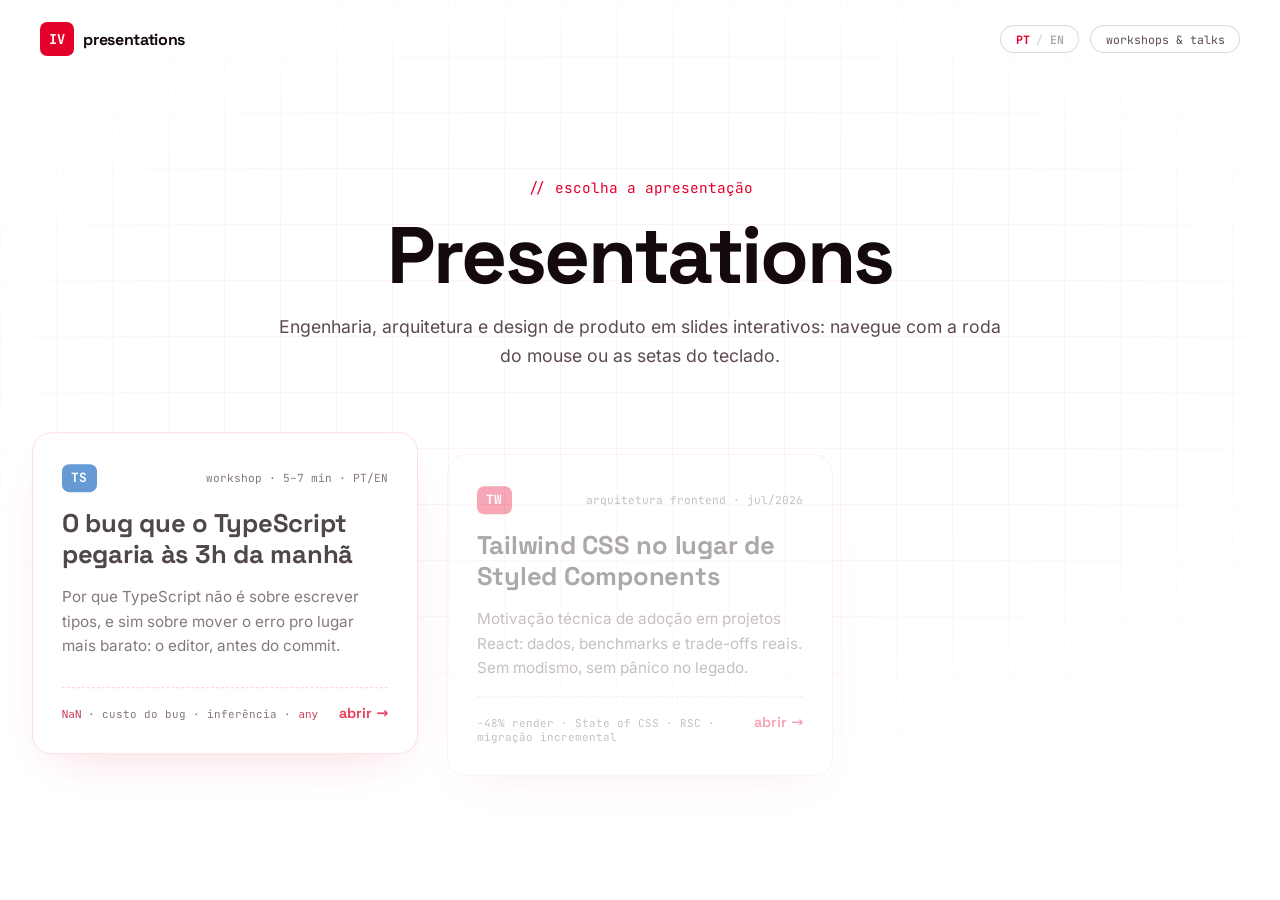
<file: index.html>
<!DOCTYPE html>
<html lang="pt-BR">
<head>
  <meta charset="UTF-8" />
  <meta name="viewport" content="width=device-width, initial-scale=1.0" />
  <title>Presentations — Isaac Vianna</title>
  <meta name="description" content="Seletor de apresentações: engenharia frontend, arquitetura e design de produto." />
  <link rel="stylesheet" href="styles.css" />
  <link rel="stylesheet" href="hub.css" />
  <link rel="icon" href="data:image/svg+xml,<svg xmlns='http://www.w3.org/2000/svg' viewBox='0 0 100 100'><rect width='100' height='100' rx='16' fill='%23e4002b'/><text x='50' y='68' font-size='52' text-anchor='middle' fill='white' font-family='monospace' font-weight='bold'>▶</text></svg>" />
</head>
<body class="hub">

  <nav class="nav">
    <div class="nav__logo"><span class="nav__logo-mark">IV</span><span class="nav__logo-text">presentations</span></div>
    <div class="nav__right">
      <button class="lang-switch" type="button" aria-label="Switch language">
        <span class="lang-switch__opt is-active" data-lang="pt">PT</span>
        <span class="lang-switch__sep">/</span>
        <span class="lang-switch__opt" data-lang="en">EN</span>
      </button>
      <div class="nav__tag">workshops &amp; talks</div>
    </div>
  </nav>

  <main class="hub__main">
    <div class="hero__bg-grid" aria-hidden="true"></div>

    <header class="hub__header">
      <p class="hub__kicker" data-i18n="hub.kicker">// escolha a apresentação</p>
      <h1 class="hub__title">Presentations</h1>
      <p class="hub__sub" data-i18n="hub.sub">Engenharia, arquitetura e design de produto em slides interativos: navegue com a roda do mouse ou as setas do teclado.</p>
    </header>

    <div class="deck-list">

      <a class="deck" href="typescript/">
        <div class="deck__head">
          <span class="deck__badge deck__badge--ts">TS</span>
          <span class="deck__meta" data-i18n="d1.meta">workshop · 5–7 min · PT/EN</span>
        </div>
        <h2 class="deck__title" data-i18n="d1.title">O bug que o TypeScript pegaria às 3h da manhã</h2>
        <p class="deck__desc" data-i18n="d1.desc">Por que TypeScript não é sobre escrever tipos, e sim sobre mover o erro pro lugar mais barato: o editor, antes do commit.</p>
        <div class="deck__foot">
          <span class="deck__tags" data-i18n="d1.tags"><code>NaN</code> · custo do bug · inferência · <code>any</code></span>
          <span class="deck__cta" data-i18n="d1.cta">abrir <span class="deck__arrow">→</span></span>
        </div>
      </a>

      <a class="deck" href="tailwind/">
        <div class="deck__head">
          <span class="deck__badge deck__badge--tw">TW</span>
          <span class="deck__meta" data-i18n="d2.meta">arquitetura frontend · jul/2026</span>
        </div>
        <h2 class="deck__title" data-i18n="d2.title">Tailwind CSS no lugar de Styled&nbsp;Components</h2>
        <p class="deck__desc" data-i18n="d2.desc">Motivação técnica de adoção em projetos React: dados, benchmarks e trade-offs reais. Sem modismo, sem pânico no legado.</p>
        <div class="deck__foot">
          <span class="deck__tags" data-i18n="d2.tags">−48% render · State of CSS · RSC · migração incremental</span>
          <span class="deck__cta" data-i18n="d2.cta">abrir <span class="deck__arrow">→</span></span>
        </div>
      </a>

      <a class="deck" href="scheduling/">
        <div class="deck__head"><span class="deck__badge deck__badge--tars">TA</span><span class="deck__meta" data-i18n="d3.meta">design de produto · nov/2026 · PT/EN</span></div>
        <h2 class="deck__title" data-i18n="d3.title">TARS · Suite Scheduling</h2>
        <p class="deck__desc" data-i18n="d3.desc">Da Suite à Agenda: fluxos completos de criação e edição, conflitos por device e as decisões que sustentam cada tela.</p>
        <div class="deck__foot"><span class="deck__tags" data-i18n="d3.tags">35 telas · 42 seções · componentes · estados</span><span class="deck__cta" data-i18n="d3.cta">abrir <span class="deck__arrow">→</span></span></div>
      </a>

    </div>

    <footer class="hub__footer">
      <span>vermelho &amp; branco · GSAP · offline-ready</span>
      <span>github.com/isaacviannadev/Presentations</span>
    </footer>
  </main>

  <script>
    // dicionário EN do hub — a lógica de troca vive em i18n.js
    window.PAGE_META = { pt: "Presentations — Isaac Vianna", en: "Presentations — Isaac Vianna" };
    window.PAGE_EN = {
      "hub.kicker": "// pick a presentation",
      "hub.sub": "Engineering, architecture and product design as interactive slide decks: navigate with the mouse wheel or the arrow keys.",
      "d1.meta": "workshop · 5–7 min · PT/EN",
      "d1.title": "The bug TypeScript would catch at 3 a.m.",
      "d1.desc": "Why TypeScript isn't about writing types, but about moving the error to the cheapest place: the editor, before the commit.",
      "d1.tags": "<code>NaN</code> · cost of a bug · inference · <code>any</code>",
      "d1.cta": "open <span class=\"deck__arrow\">→</span>",
      "d2.meta": "frontend architecture · jul/2026",
      "d2.title": "Tailwind CSS instead of Styled&nbsp;Components",
      "d2.desc": "Technical case for adoption in React projects: data, benchmarks and real trade-offs. No hype, no legacy panic.",
      "d2.tags": "−48% render · State of CSS · RSC · incremental migration",
      "d2.cta": "open <span class=\"deck__arrow\">→</span>",
      "d3.meta": "product design · nov/2026 · PT/EN",
      "d3.title": "TARS · Suite Scheduling",
      "d3.desc": "From Suite to Agenda: complete creation and editing journeys, device conflicts and the decisions behind each screen.",
      "d3.tags": "35 screens · 42 sections · components · states",
      "d3.cta": "open <span class=\"deck__arrow\">→</span>",
    };
  </script>
  <script src="i18n.js"></script>
  <script src="vendor/gsap.min.js"></script>
  <script>
    if (!window.matchMedia("(prefers-reduced-motion: reduce)").matches) {
      const tl = gsap.timeline({ defaults: { ease: "power3.out" } });
      tl.fromTo(".hub__kicker", { opacity: 0, y: 18 }, { opacity: 1, y: 0, duration: 0.5 })
        .fromTo(".hub__title", { opacity: 0, y: 40 }, { opacity: 1, y: 0, duration: 0.8 }, "-=0.25")
        .fromTo(".hub__sub", { opacity: 0, y: 24 }, { opacity: 1, y: 0, duration: 0.6 }, "-=0.45")
        .fromTo(".deck", { opacity: 0, y: 56 }, { opacity: 1, y: 0, duration: 0.8, stagger: 0.15 }, "-=0.3")
        .fromTo(".hub__footer", { opacity: 0 }, { opacity: 1, duration: 0.6 }, "-=0.3");
    } else {
      document.querySelectorAll(".hub__kicker,.hub__title,.hub__sub,.deck,.hub__footer")
        .forEach((el) => (el.style.opacity = 1));
    }
  </script>
</body>
</html>
</file>
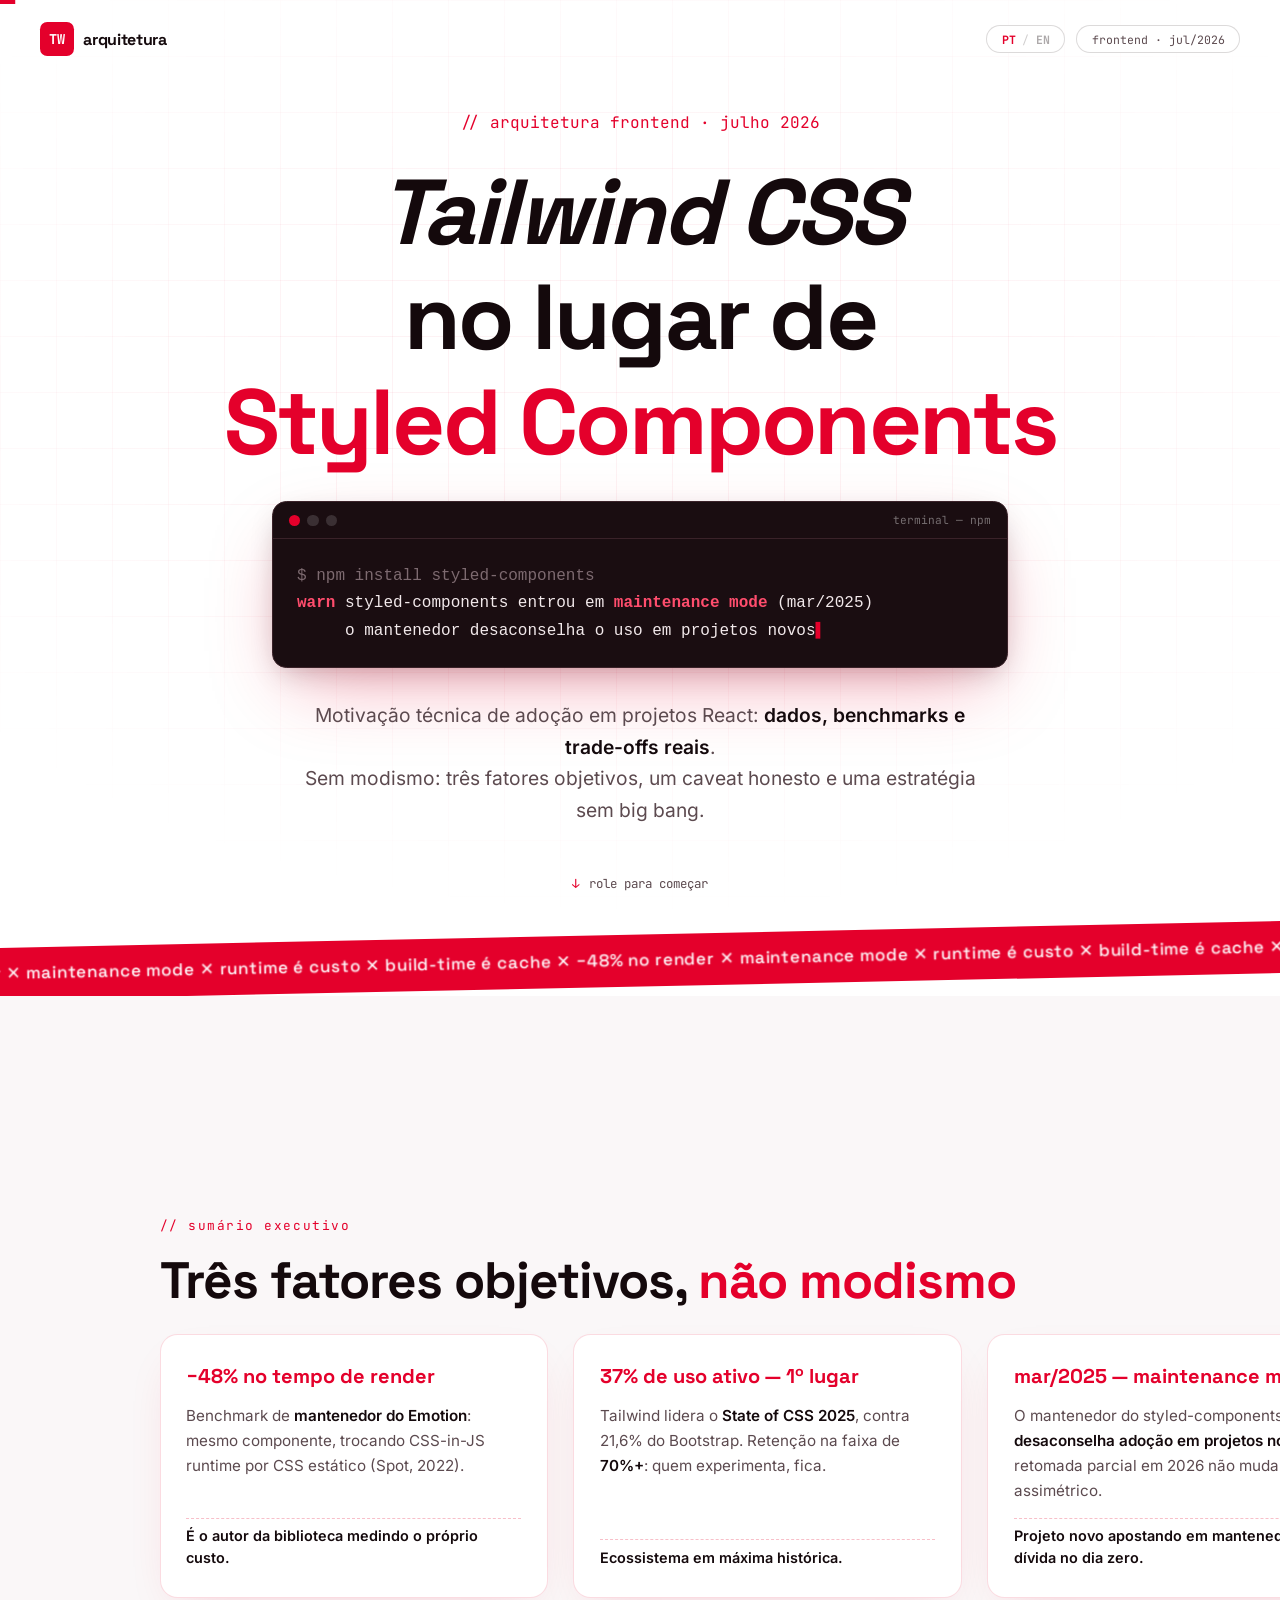
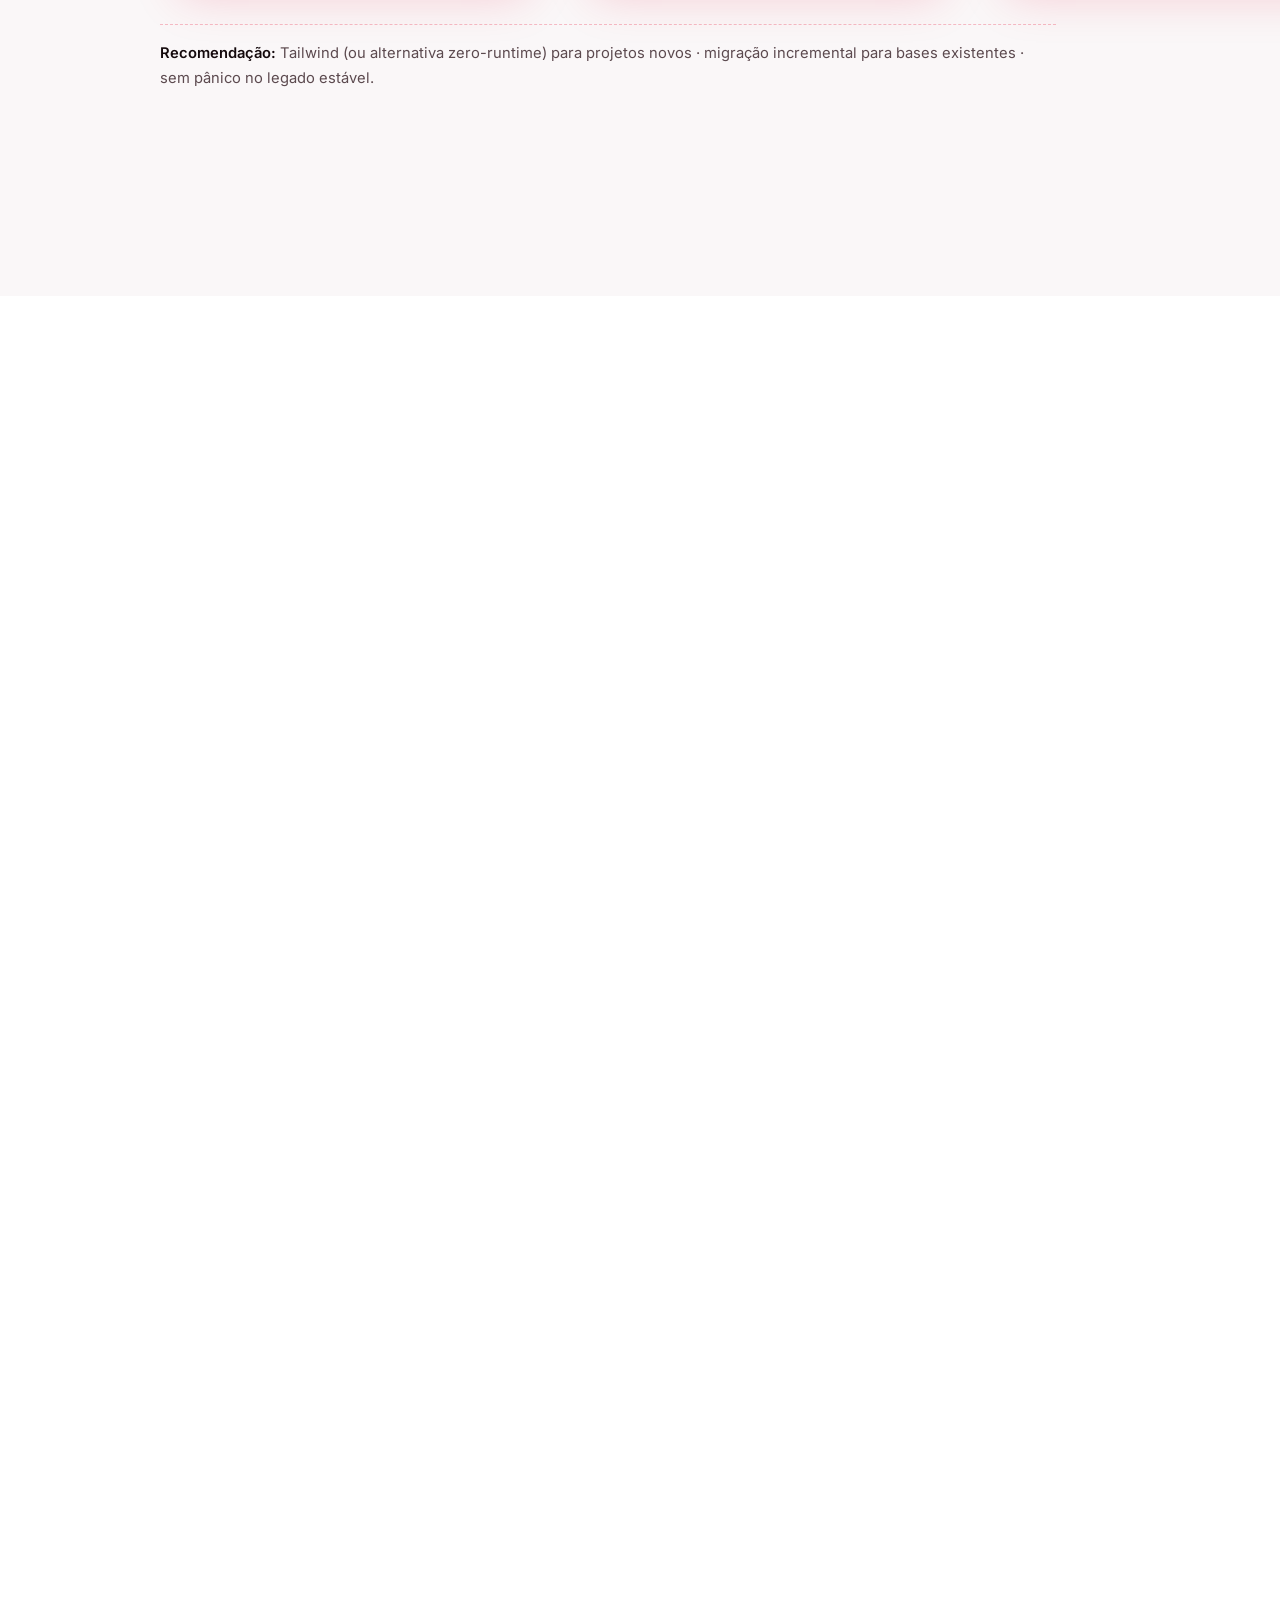
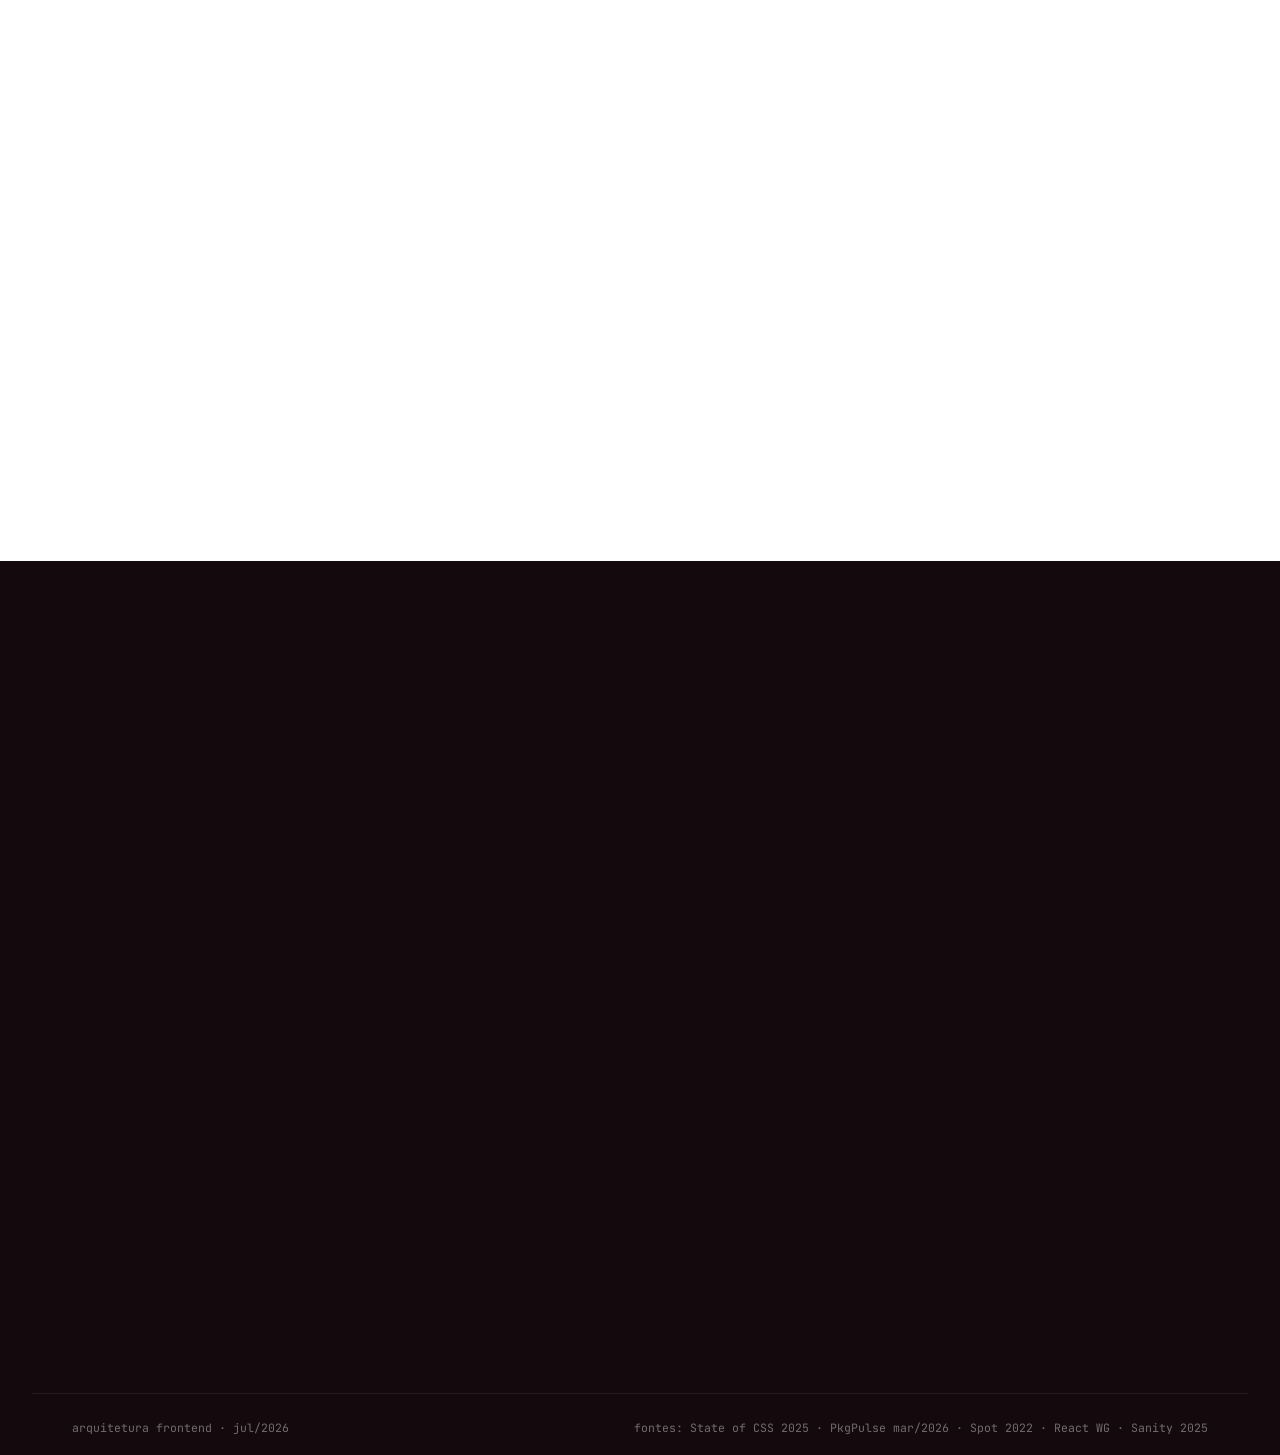
<file: tailwind/index.html>
<!DOCTYPE html>
<html lang="pt-BR" class="no-js">
<head>
  <meta charset="UTF-8" />
  <meta name="viewport" content="width=device-width, initial-scale=1.0" />
  <title>Tailwind CSS no lugar de Styled Components</title>
  <meta name="description" content="Motivação técnica de adoção em projetos React: dados, benchmarks e trade-offs reais." />
  <link rel="stylesheet" href="../styles.css" />
  <link rel="stylesheet" href="page.css" />
  <link rel="icon" href="data:image/svg+xml,<svg xmlns='http://www.w3.org/2000/svg' viewBox='0 0 100 100'><rect width='100' height='100' rx='16' fill='%23e4002b'/><text x='50' y='68' font-size='48' text-anchor='middle' fill='white' font-family='monospace' font-weight='bold'>TW</text></svg>" />
</head>
<body>

  <!-- Barra de progresso -->
  <div class="progress-bar" aria-hidden="true"><div class="progress-bar__fill"></div></div>

  <!-- Nav -->
  <nav class="nav">
    <a class="nav__logo" href="../"><span class="nav__logo-mark">TW</span><span class="nav__logo-text" data-i18n="nav.logo">arquitetura</span></a>
    <div class="nav__right">
      <button class="lang-switch" type="button" aria-label="Switch language">
        <span class="lang-switch__opt is-active" data-lang="pt">PT</span>
        <span class="lang-switch__sep">/</span>
        <span class="lang-switch__opt" data-lang="en">EN</span>
      </button>
      <div class="nav__tag" data-i18n="nav.tag">frontend &middot; jul/2026</div>
    </div>
  </nav>

  <!-- ============ HERO ============ -->
  <header class="hero">
    <div class="hero__bg-grid" aria-hidden="true"></div>
    <div class="hero__content">
      <p class="hero__kicker reveal-hero" data-i18n="hero.kicker">// arquitetura frontend · julho 2026</p>
      <h1 class="hero__title">
        <span class="hero__line"><span class="reveal-hero-line" data-i18n="hero.line1"><em>Tailwind CSS</em></span></span>
        <span class="hero__line"><span class="reveal-hero-line" data-i18n="hero.line2">no lugar de</span></span>
        <span class="hero__line"><span class="reveal-hero-line" data-i18n="hero.line3"><span class="hero__red">Styled Components</span></span></span>
      </h1>
      <div class="hero__terminal reveal-hero">
        <div class="terminal__bar">
          <span class="terminal__dot"></span><span class="terminal__dot"></span><span class="terminal__dot"></span>
          <span class="terminal__title">terminal — npm</span>
        </div>
        <pre class="terminal__body"><code data-i18n="hero.termbody"><span class="t-cm">$ npm install styled-components</span>
<span class="t-red">warn</span><span class="t-white"> styled-components entrou em </span><span class="t-red">maintenance mode</span><span class="t-white"> (mar/2025)</span>
<span class="t-white">     o mantenedor desaconselha o uso em projetos novos</span><span class="terminal__cursor">▌</span></code></pre>
      </div>
      <p class="hero__sub reveal-hero" data-i18n="hero.sub">Motivação técnica de adoção em projetos React: <strong>dados, benchmarks e trade-offs reais</strong>.<br />Sem modismo: três fatores objetivos, um caveat honesto e uma estratégia sem big bang.</p>
      <div class="hero__scroll-hint reveal-hero" data-i18n="hero.hint">
        <span class="hero__scroll-arrow">↓</span> role para começar
      </div>
    </div>

    <!-- Marquee -->
    <div class="marquee" aria-hidden="true">
      <div class="marquee__track">
        <span data-i18n="marquee">runtime é custo ✕ build-time é cache ✕ −48% no render ✕ maintenance mode ✕&nbsp;</span><span data-i18n="marquee">runtime é custo ✕ build-time é cache ✕ −48% no render ✕ maintenance mode ✕&nbsp;</span><span data-i18n="marquee">runtime é custo ✕ build-time é cache ✕ −48% no render ✕ maintenance mode ✕&nbsp;</span><span data-i18n="marquee">runtime é custo ✕ build-time é cache ✕ −48% no render ✕ maintenance mode ✕&nbsp;</span>
      </div>
    </div>
  </header>


  <!-- ============ SCROLL HORIZONTAL ============ -->
  <section class="hwrap" id="horizontal">
    <div class="htrack">

      <!-- Painel 1 — Sumário executivo -->
      <article class="panel panel--wide" data-panel="01">
        <div class="panel__num">01</div>
        <div class="panel__inner">
          <p class="panel__kicker anim" data-i18n="p1.kicker">sumário executivo</p>
          <h2 class="panel__title anim" data-i18n="p1.title">Três fatores objetivos, <span class="u-red">não modismo</span></h2>
          <div class="objections">
            <div class="objection anim">
              <div class="objection__quote" data-i18n="p1.o1.quote">−48% no tempo de render</div>
              <p class="objection__answer" data-i18n="p1.o1.answer">Benchmark de <strong>mantenedor do Emotion</strong>: mesmo componente, trocando CSS-in-JS runtime por CSS estático (Spot, 2022).</p>
              <p class="objection__punch" data-i18n="p1.o1.punch">É o autor da biblioteca medindo o próprio custo.</p>
            </div>
            <div class="objection anim">
              <div class="objection__quote" data-i18n="p1.o2.quote">37% de uso ativo — 1º lugar</div>
              <p class="objection__answer" data-i18n="p1.o2.answer">Tailwind lidera o <strong>State of CSS 2025</strong>, contra 21,6% do Bootstrap. Retenção na faixa de <strong>70%+</strong>: quem experimenta, fica.</p>
              <p class="objection__punch" data-i18n="p1.o2.punch">Ecossistema em máxima histórica.</p>
            </div>
            <div class="objection anim">
              <div class="objection__quote" data-i18n="p1.o3.quote">mar/2025 — maintenance mode</div>
              <p class="objection__answer" data-i18n="p1.o3.answer">O mantenedor do styled-components <strong>desaconselha adoção em projetos novos</strong>. A retomada parcial em 2026 não muda o risco assimétrico.</p>
              <p class="objection__punch" data-i18n="p1.o3.punch">Projeto novo apostando em mantenedor solo é dívida no dia zero.</p>
            </div>
          </div>
          <p class="panel__text panel__text--rec anim" data-i18n="p1.rec"><strong>Recomendação:</strong> Tailwind (ou alternativa zero-runtime) para projetos novos · migração incremental para bases existentes · sem pânico no legado estável.</p>
        </div>
      </article>

      <!-- Painel 2 — Fundamentos -->
      <article class="panel panel--wide" data-panel="02">
        <div class="panel__num">02</div>
        <div class="panel__inner">
          <p class="panel__kicker anim" data-i18n="p2.kicker">fundamentos técnicos</p>
          <h2 class="panel__title anim" data-i18n="p2.title">A diferença é <span class="u-red">quando</span> o CSS é produzido</h2>
          <div class="versus">
            <div class="versus__col anim">
              <h3 class="versus__label versus__label--bad">Styled Components — runtime</h3>
              <div class="code-card">
                <div class="code-card__bar">
                  <span class="code-card__lang code-card__lang--js">JS</span>
                  <span class="code-card__file">Button.tsx</span>
                </div>
                <pre class="code-card__body"><code><span class="t-kw">const</span> <span class="t-type">Button</span> = <span class="t-var">styled</span>.<span class="t-fn">button</span><span class="t-str">`
  padding: <span class="t-err">${p =&gt; p.large ? "16px" : "8px"}</span>;
  background: #e60000;
`</span>;</code></pre>
              </div>
              <ol class="steps" data-i18n="p2.steps1">
                <li>Template literal (JS) parseado <strong>no navegador</strong></li>
                <li>Hashing do nome de classe a cada estilo</li>
                <li>Injeção de <code class="inline-code">&lt;style&gt;</code> no <code class="inline-code">&lt;head&gt;</code> durante o render</li>
                <li>Browser recalcula estilos do documento</li>
              </ol>
            </div>
            <div class="versus__col anim">
              <h3 class="versus__label versus__label--good">Tailwind CSS — build-time</h3>
              <div class="code-card">
                <div class="code-card__bar">
                  <span class="code-card__lang code-card__lang--tw">TW</span>
                  <span class="code-card__file">Button.tsx</span>
                </div>
                <pre class="code-card__body"><code>&lt;<span class="t-fn">button</span> <span class="t-prop">className</span>=<span class="t-str">"px-4 py-2 bg-red-600
  rounded-lg hover:bg-red-700"</span>&gt;
  Confirmar
&lt;/<span class="t-fn">button</span>&gt;</code></pre>
              </div>
              <ol class="steps" data-i18n="p2.steps2">
                <li>Engine Oxide (Rust) escaneia as classes <strong>no build</strong></li>
                <li>Gera um <code class="inline-code">.css</code> estático, purgado (8–15 KB gzip)</li>
                <li>Navegador recebe <code class="inline-code">&lt;link&gt;</code> cacheável, parse nativo</li>
                <li>Runtime: <strong>zero</strong> JavaScript de estilização</li>
              </ol>
            </div>
          </div>
          <p class="panel__text panel__text--note anim" data-i18n="p2.note">A serialização de props (<code class="inline-code">${props =&gt; ...}</code>) reexecuta <strong>a cada render</strong>, e é o padrão da documentação e o dominante nos times.</p>
        </div>
      </article>

      <!-- Painel 3 — O modelo do React -->
      <article class="panel" data-panel="03">
        <div class="panel__num">03</div>
        <div class="panel__inner">
          <p class="panel__kicker anim" data-i18n="p3.kicker">o fundamento menos citado</p>
          <h2 class="panel__title anim" data-i18n="p3.title">O modelo do React <span class="u-red">desaconselha</span> CSS em runtime</h2>
          <div class="points">
            <div class="point anim">
              <span class="point__num">01</span>
              <div>
                <h3 class="point__title" data-i18n="p3.p1.title">Concurrent rendering (React 18+)</h3>
                <p class="point__text" data-i18n="p3.p1.text">Injetar regras CSS entre <em>yields</em> do React força recálculo de estilos contra a árvore inteira: padrão de <strong>layout thrashing</strong> documentado por Sebastian Markbåge (core team) e reproduzido em benchmark por Nolan Lawson.</p>
              </div>
            </div>
            <div class="point anim">
              <span class="point__num">02</span>
              <div>
                <h3 class="point__title" data-i18n="p3.p2.title">React Server Components</h3>
                <p class="point__text" data-i18n="p3.p2.text">styled-components depende de Context API e efeitos no render, exclusivamente client-side. Usar no App Router exige <code class="inline-code">'use client'</code> em tudo, abrindo mão do modelo server-first.</p>
              </div>
            </div>
            <div class="point anim">
              <span class="point__num">03</span>
              <div>
                <h3 class="point__title" data-i18n="p3.p3.title">Recomendação oficial</h3>
                <p class="point__text" data-i18n="p3.p3.text">Estilos estáticos via <code class="inline-code">&lt;link rel="stylesheet"&gt;</code>; valores dinâmicos via inline style. É exatamente o modelo do Tailwind, e o <strong>oposto</strong> do modelo do styled-components.</p>
              </div>
            </div>
          </div>
        </div>
      </article>

      <!-- Painel 4 — Linha do tempo -->
      <article class="panel panel--wide" data-panel="04">
        <div class="panel__num">04</div>
        <div class="panel__inner">
          <p class="panel__kicker anim" data-i18n="p4.kicker">linha do tempo</p>
          <h2 class="panel__title anim" data-i18n="p4.title">Como o ecossistema virou — <span class="u-red">sem omitir 2026</span></h2>
          <div class="timeline">
            <div class="tl-item anim">
              <span class="tl-item__date">out/2022</span>
              <p class="tl-item__text" data-i18n="p4.t1">Mantenedor do Emotion publica benchmark: <strong>−48% de render</strong> sem CSS-in-JS runtime.</p>
            </div>
            <div class="tl-item anim">
              <span class="tl-item__date">jan/2025</span>
              <p class="tl-item__text" data-i18n="p4.t2">Tailwind v4: engine <strong>Oxide em Rust</strong>, builds completos 5× e incrementais 100× mais rápidos.</p>
            </div>
            <div class="tl-item tl-item--hot anim">
              <span class="tl-item__date">mar/2025</span>
              <p class="tl-item__text" data-i18n="p4.t3">styled-components entra em <strong>maintenance mode</strong>; mantenedor desaconselha projetos novos.</p>
            </div>
            <div class="tl-item anim">
              <span class="tl-item__date">jan/2026</span>
              <p class="tl-item__text" data-i18n="p4.t4">Crise de funding na Tailwind Labs; <strong>Google e Vercel</strong> entram como patrocinadores em 48h.</p>
            </div>
            <div class="tl-item anim">
              <span class="tl-item__date">abr/2026</span>
              <p class="tl-item__text" data-i18n="p4.t5">styled-components v6.4: retomada parcial (<code class="inline-code">createTheme</code>, RSC), dependente de financiamento.</p>
            </div>
          </div>
          <p class="panel__text panel__text--note anim" data-i18n="p4.note"><strong>Leitura sóbria:</strong> a v6.4 alivia a pressão sobre bases legadas, mas um projeto novo seguiria apostando em mantenedor solo, funding incerto e um modelo runtime que o core team do React desaconselha.</p>
        </div>
      </article>

      <!-- Painel 5 — Dados de mercado -->
      <article class="panel panel--red" data-panel="05">
        <div class="panel__num">05</div>
        <div class="panel__inner">
          <p class="panel__kicker anim" data-i18n="p5.kicker">dados de mercado</p>
          <h2 class="panel__title anim" data-i18n="p5.title">Adoção e npm: curvas divergentes</h2>
          <div class="cost-ladder">
            <div class="cost anim">
              <div class="cost__where" data-i18n="p5.c1.where"><strong>Tailwind</strong> — uso ativo</div>
              <div class="cost__price" data-i18n="p5.c1.price">37% · 1º lugar no State of CSS 2025 · retenção 70%+</div>
              <div class="cost__bar" style="--w: 100%"></div>
            </div>
            <div class="cost anim">
              <div class="cost__where" data-i18n="p5.c2.where"><strong>Bootstrap</strong> — uso ativo</div>
              <div class="cost__price" data-i18n="p5.c2.price">21,6% · retenção ~45%</div>
              <div class="cost__bar" style="--w: 58%"></div>
            </div>
            <div class="cost anim">
              <div class="cost__where" data-i18n="p5.c3.where"><strong>Tailwind</strong> no npm</div>
              <div class="cost__price" data-i18n="p5.c3.price">+100% em 3 anos: dezenas de milhões de downloads/semana</div>
              <div class="cost__bar" style="--w: 100%"></div>
            </div>
            <div class="cost anim">
              <div class="cost__where" data-i18n="p5.c4.where"><strong>styled-components</strong> no npm</div>
              <div class="cost__price" data-i18n="p5.c4.price">−20% em 3 anos: sobretudo legado e dependências transitivas (MUI → Emotion)</div>
              <div class="cost__bar" style="--w: 22%"></div>
            </div>
          </div>
          <p class="panel__text anim" data-i18n="p5.text"><strong>IA-first:</strong> shadcn/ui, Radix, Headless UI e as ferramentas de geração de código produzem Tailwind <strong>por padrão</strong>.</p>
        </div>
      </article>

      <!-- Painel 6 — O número -->
      <article class="panel panel--stat" data-panel="06">
        <div class="panel__num">06</div>
        <div class="panel__inner panel__inner--center">
          <p class="panel__kicker anim" data-i18n="p6.kicker">benchmark primário</p>
          <div class="stat anim">
            <span class="stat__value"><span class="stat__minus">−</span><span class="stat__counter" data-target="48">0</span><span class="stat__pct">%</span></span>
            <p class="stat__label" data-i18n="p6.label">no tempo de render: mesmo componente,<br /><strong>trocando CSS-in-JS runtime por CSS estático</strong></p>
          </div>
          <p class="stat__source anim" data-i18n="p6.source">Sam Magura, Spot (2022), então 2º mantenedor mais ativo do Emotion. <em>É o autor da biblioteca medindo o próprio custo.</em></p>
          <p class="stat__punch anim" data-i18n="p6.punch">Caveat do autor: o ganho vale para serialização <span class="u-red">dentro do render</span>, que é o padrão das docs e o dominante na prática.</p>
        </div>
      </article>

      <!-- Painel 7 — Peso no navegador -->
      <article class="panel panel--wide" data-panel="07">
        <div class="panel__num">07</div>
        <div class="panel__inner">
          <p class="panel__kicker anim" data-i18n="p7.kicker">performance</p>
          <h2 class="panel__title anim" data-i18n="p7.title">Peso entregue ao navegador <span class="u-red">(app SaaS típico)</span></h2>
          <div class="objections">
            <div class="objection objection--win anim">
              <div class="objection__quote" data-i18n="p7.k1.name">Tailwind (purgado)</div>
              <p class="objection__kb">8–15 KB</p>
              <p class="objection__answer" data-i18n="p7.k1.desc">CSS gzip · <strong>zero</strong> runtime JS</p>
            </div>
            <div class="objection anim">
              <div class="objection__quote">CSS Modules</div>
              <p class="objection__kb">12–25 KB</p>
              <p class="objection__answer" data-i18n="p7.k2.desc">CSS gzip · zero runtime JS</p>
            </div>
            <div class="objection anim">
              <div class="objection__quote">styled-components</div>
              <p class="objection__kb objection__kb--bad">35–55 KB</p>
              <p class="objection__answer" data-i18n="p7.k3.desc">20–40 KB de CSS <strong>+ ~15 KB de runtime JS</strong> competindo pelo main thread</p>
            </div>
          </div>
          <p class="panel__text panel__text--note anim" data-i18n="p7.note"><strong>Por que importa:</strong> desde mar/2024 o INP substituiu o FID nos Core Web Vitals. Serialização de estilo em runtime compete pelo main thread exatamente nas interações, sobretudo em Android de entrada. <em>Contraponto justo (Sanity, 2025): entre as libs runtime, o styled-components ainda é a mais rápida — o problema é o modelo, não a implementação.</em></p>
        </div>
      </article>

      <!-- Painel 8 — Avaliação honesta -->
      <article class="panel panel--red panel--wide" data-panel="08">
        <div class="panel__num">08</div>
        <div class="panel__inner">
          <p class="panel__kicker anim" data-i18n="p8.kicker">avaliação honesta</p>
          <h2 class="panel__title anim" data-i18n="p8.title">Tailwind: o que entrega e o que custa</h2>
          <div class="honest">
            <div class="honest__col anim">
              <h3 class="honest__label" data-i18n="p8.label1">Entrega</h3>
              <ul class="lie-list list-check" data-i18n="p8.list1">
                <li>Performance por arquitetura: zero JS de estilo, CSS purgado, RSC/streaming sem adaptação</li>
                <li>Consistência por restrição: tokens em escala fechada; desvio vira exceção visível no review</li>
                <li>Iteração rápida: sem nomear classes, sem CSS órfão; dead code impossível por construção</li>
                <li>Ecossistema: shadcn/ui, Radix, Headless UI; IA gera Tailwind por padrão</li>
              </ul>
            </div>
            <div class="honest__col anim">
              <h3 class="honest__label" data-i18n="p8.label2">Custa</h3>
              <ul class="lie-list" data-i18n="p8.list2">
                <li>Curva real: <span>2–4 semanas até fluência do time</span></li>
                <li>"Class soup" sem disciplina: <span>exige cva/tailwind-variants + prettier-plugin</span></li>
                <li>Estilo dinâmico de dado vira <span>inline style / CSS variable, mudança de hábito</span></li>
                <li>Risco corporativo não nulo: <span>layoffs em jan/2026 (mitigado: output é CSS puro)</span></li>
              </ul>
            </div>
          </div>
        </div>
      </article>

      <!-- Painel 9 — Onde styled ainda vence -->
      <article class="panel" data-panel="09">
        <div class="panel__num">09</div>
        <div class="panel__inner">
          <p class="panel__kicker anim" data-i18n="p9.kicker">sem invenção</p>
          <h2 class="panel__title anim" data-i18n="p9.title">Onde o styled-components <span class="u-red">ainda vence</span></h2>
          <div class="points">
            <div class="point anim">
              <span class="point__num">01</span>
              <div>
                <h3 class="point__title" data-i18n="p9.p1.title">Estilização dinâmica por props</h3>
                <p class="point__text" data-i18n="p9.p1.text"><code class="inline-code">${props =&gt; ...}</code> é mais expressivo; o equivalente Tailwind (cva + mapas de variantes) funciona, mas com mais cerimônia.</p>
              </div>
            </div>
            <div class="point anim">
              <span class="point__num">02</span>
              <div>
                <h3 class="point__title" data-i18n="p9.p2.title">Theming em runtime (multi-tenant / white-label)</h3>
                <p class="point__text" data-i18n="p9.p2.text">Caso natural do <code class="inline-code">ThemeProvider</code>, e a v6.4 trouxe <code class="inline-code">createTheme</code> via CSS variables, compatível com RSC.</p>
              </div>
            </div>
            <div class="point anim">
              <span class="point__num">03</span>
              <div>
                <h3 class="point__title" data-i18n="p9.p3.title">CSS completo co-locado</h3>
                <p class="point__text" data-i18n="p9.p3.text">Seletores complexos e animações elaboradas em sintaxe CSS real, no mesmo arquivo, sem escape hatches.</p>
              </div>
            </div>
          </div>
          <blockquote class="punchline anim" data-i18n="p9.punch"><strong>Quando NÃO migrar:</strong> SPA client-side saudável, sem problema medido de INP. Migração por moda é <em>desperdício</em>.</blockquote>
        </div>
      </article>

      <!-- Painel 10 — Estratégia -->
      <article class="panel panel--wide" data-panel="10">
        <div class="panel__num">10</div>
        <div class="panel__inner">
          <p class="panel__kicker anim" data-i18n="p10.kicker">recomendação</p>
          <h2 class="panel__title anim" data-i18n="p10.title">Estratégia: incremental, medida, <span class="u-red">sem big bang</span></h2>
          <div class="versus">
            <div class="versus__col anim">
              <h3 class="versus__label versus__label--good" data-i18n="p10.label1">Projetos novos</h3>
              <p class="panel__text" data-i18n="p10.t1">Tailwind v4 + <code class="inline-code">cva</code>/tailwind-variants + prettier-plugin-tailwindcss + tokens via <code class="inline-code">@theme</code> + shadcn/ui ou Radix.</p>
              <p class="panel__text" data-i18n="p10.t2">Se o time rejeitar utility-first: CSS Modules, vanilla-extract ou Panda CSS: <strong>o inegociável é build-time, não a sintaxe</strong>.</p>
              <h3 class="versus__label versus__label--bad" data-i18n="p10.label2">Anti-recomendação</h3>
              <p class="panel__text" data-i18n="p10.t3">Reescrita big bang de base grande: o custo excede o benefício em praticamente todos os cenários documentados. <strong>A v6.4 comprou tempo: use-o para migrar com calma, não para não migrar.</strong></p>
            </div>
            <div class="versus__col anim">
              <h3 class="versus__label" data-i18n="p10.label3">Migração de base existente</h3>
              <ol class="steps steps--big" data-i18n="p10.steps">
                <li>Instalar Tailwind <strong>ao lado</strong> do styled-components: coexistem sem conflito</li>
                <li>Todo componente <strong>novo</strong> nasce em Tailwind</li>
                <li>Migrar componentes tocados por features (<em>regra do escoteiro</em>)</li>
                <li>Usar codemods e o upgrade tooling oficial</li>
                <li><strong>Medir INP/LCP antes e depois</strong>: justificar com dados do próprio produto</li>
              </ol>
            </div>
          </div>
        </div>
      </article>

    </div>
  </section>

  <!-- ============ FECHAMENTO ============ -->
  <section class="outro">
    <div class="outro__inner">
      <p class="outro__line reveal-outro" data-i18n="outro.line1">A sintaxe é detalhe.</p>
      <p class="outro__line outro__line--big reveal-outro" data-i18n="outro.line2">A decisão arquitetural é <span class="u-red">build-time</span>.</p>
      <p class="outro__thanks reveal-outro" data-i18n="outro.thanks">zero runtime · compatível com RSC · risco assimétrico <span class="outro__cursor">▌</span></p>
    </div>
    <footer class="footer">
      <span data-i18n="footer.left">arquitetura frontend · jul/2026</span>
      <span class="footer__hint" data-i18n="footer.right">fontes: State of CSS 2025 · PkgPulse mar/2026 · Spot 2022 · React WG · Sanity 2025</span>
    </footer>
  </section>

  <script src="../vendor/gsap.min.js"></script>
  <script src="../vendor/ScrollTrigger.min.js"></script>
  <script src="lang.js"></script>
  <script src="../i18n.js"></script>
  <script src="../main.js"></script>
</body>
</html>
</file>
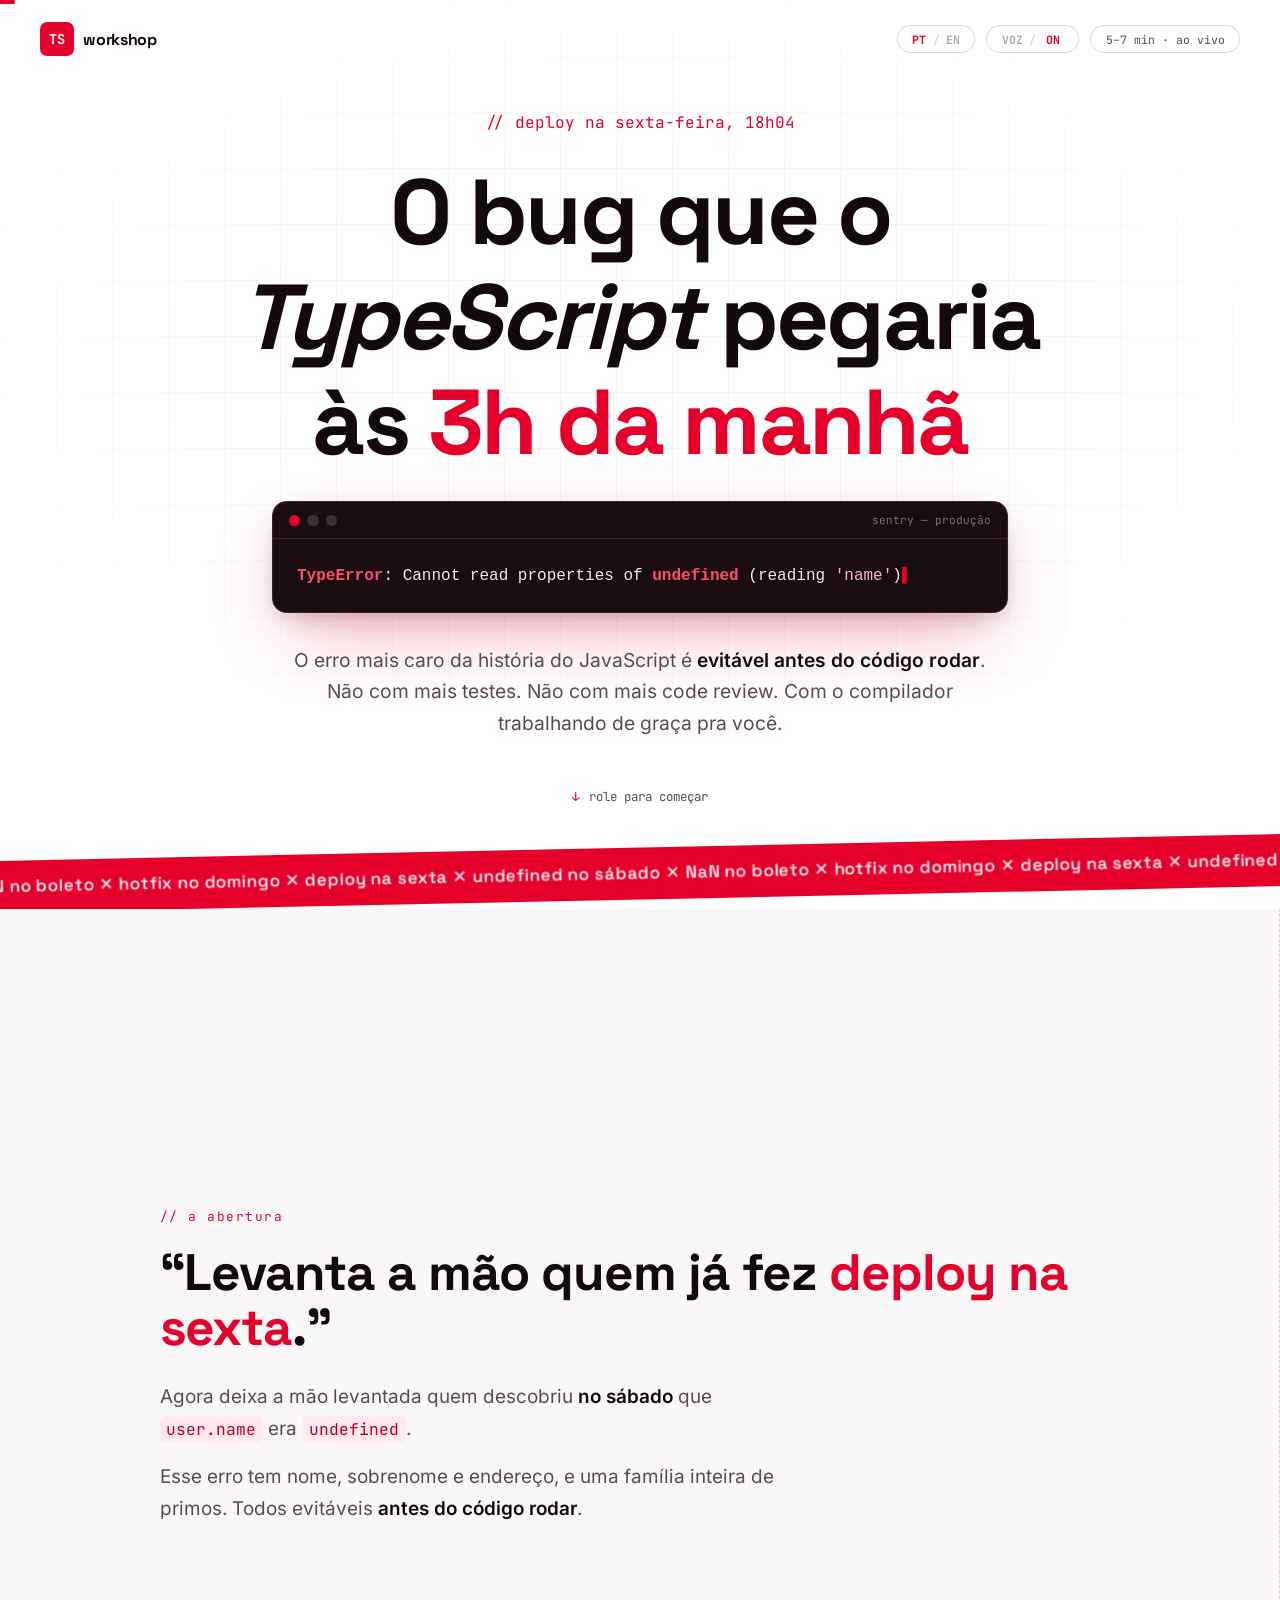
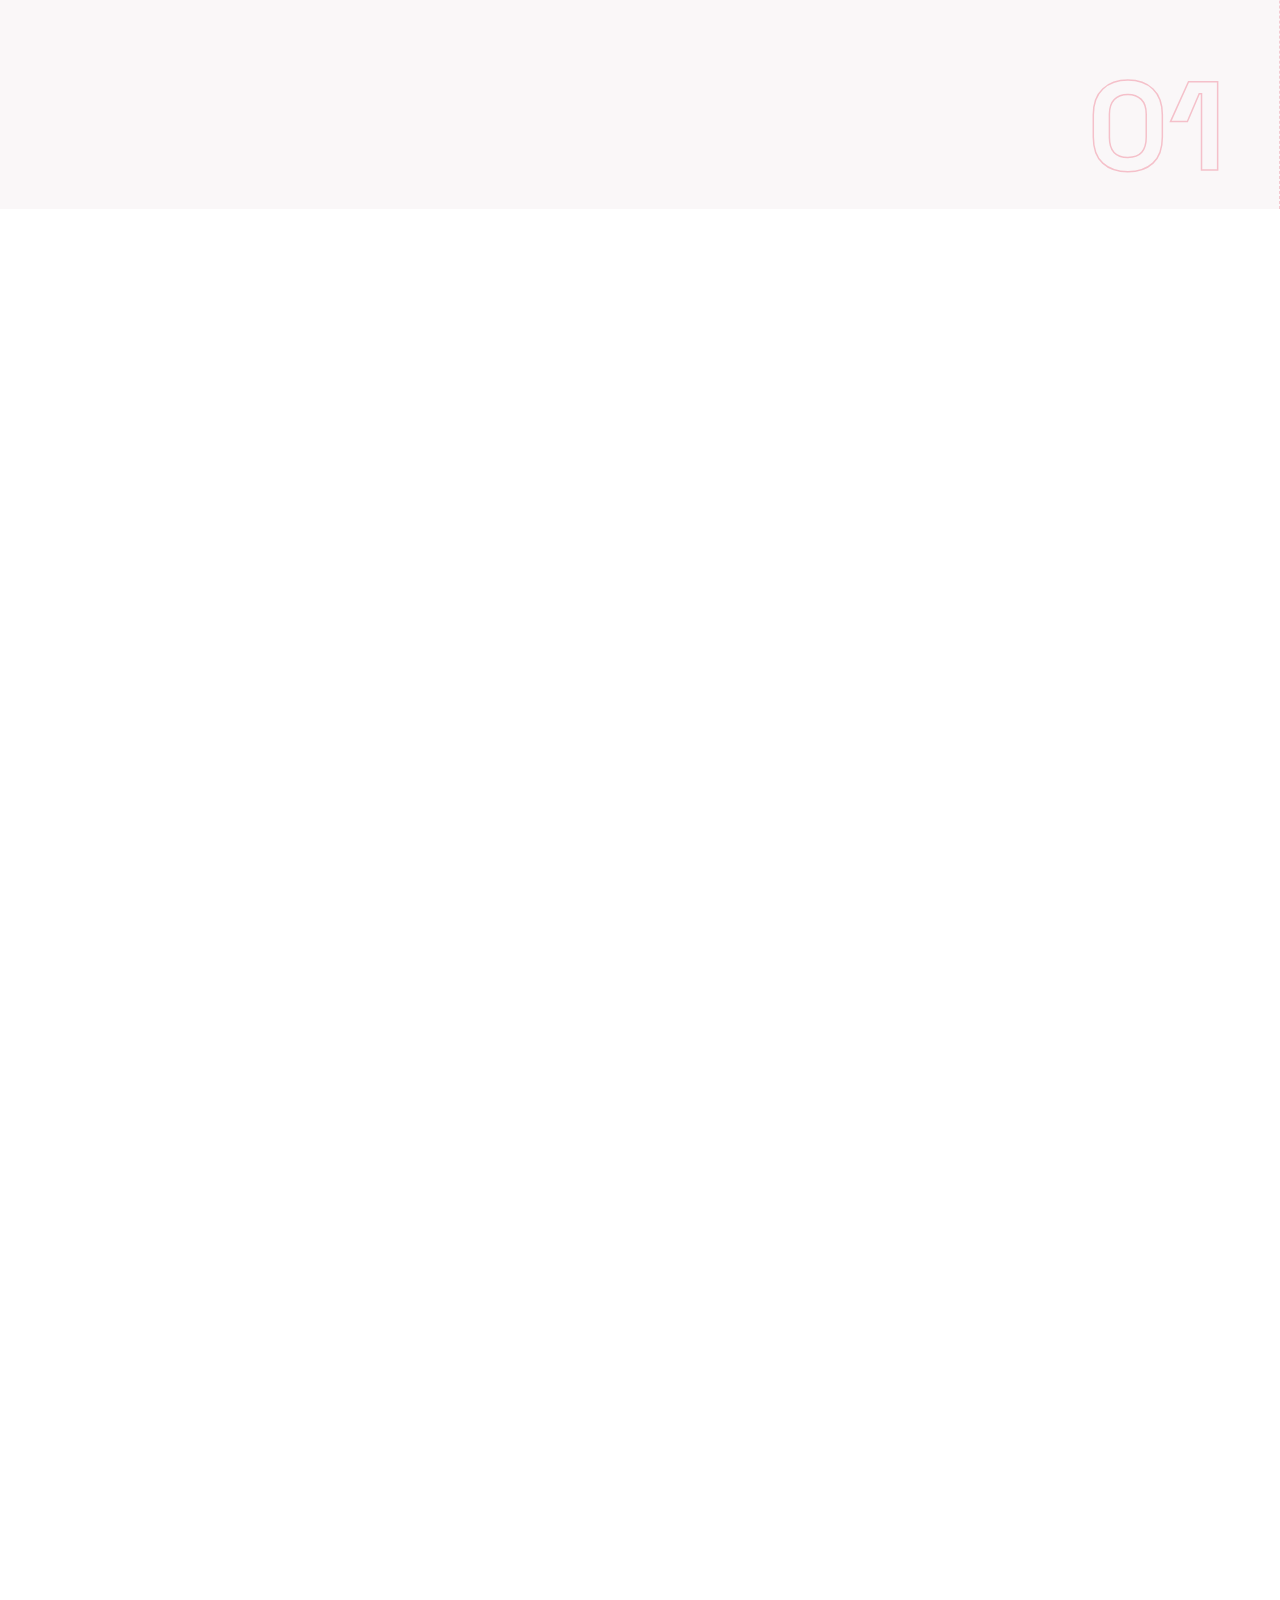
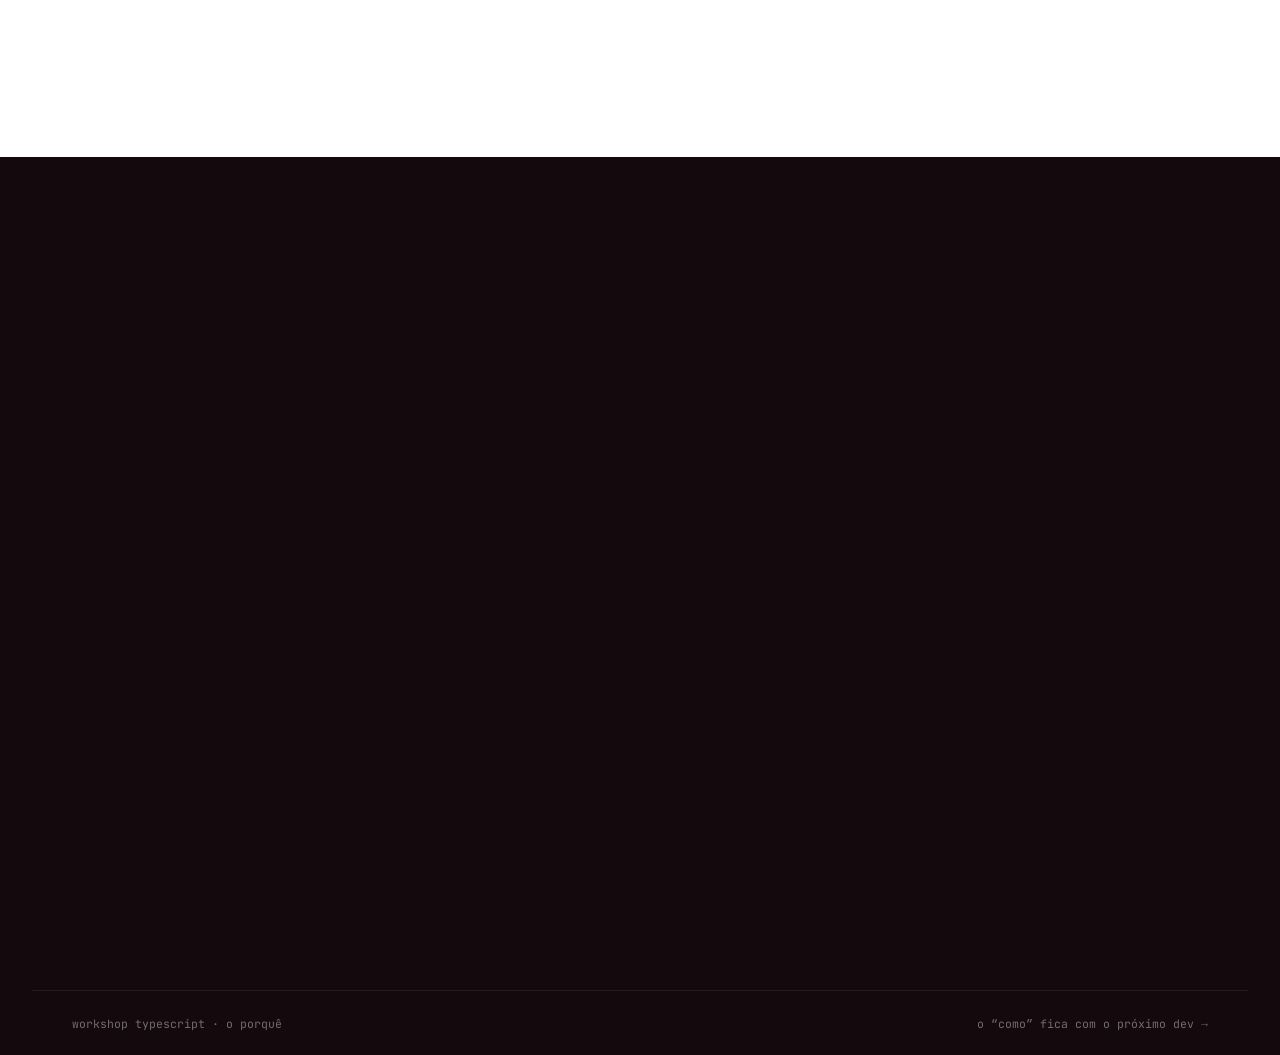
<file: typescript/index.html>
<!DOCTYPE html>
<html lang="pt-BR" class="no-js">
<head>
  <meta charset="UTF-8" />
  <meta name="viewport" content="width=device-width, initial-scale=1.0" />
  <title>O bug que o TypeScript pegaria às 3h da manhã</title>
  <meta name="description" content="TypeScript não é sobre escrever tipos. É sobre mover o erro de lugar." />
  <link rel="stylesheet" href="../styles.css" />
  <link rel="icon" href="data:image/svg+xml,<svg xmlns='http://www.w3.org/2000/svg' viewBox='0 0 100 100'><rect width='100' height='100' rx='16' fill='%23e4002b'/><text x='50' y='68' font-size='52' text-anchor='middle' fill='white' font-family='monospace' font-weight='bold'>TS</text></svg>" />
</head>
<body data-narration>

  <!-- Barra de progresso -->
  <div class="progress-bar" aria-hidden="true"><div class="progress-bar__fill"></div></div>

  <!-- Nav -->
  <nav class="nav">
    <a class="nav__logo" href="../"><span class="nav__logo-mark">TS</span><span class="nav__logo-text">workshop</span></a>
    <div class="nav__right">
      <button class="lang-switch" type="button" aria-label="Switch language">
        <span class="lang-switch__opt is-active" data-lang="pt">PT</span>
        <span class="lang-switch__sep">/</span>
        <span class="lang-switch__opt" data-lang="en">EN</span>
      </button>
      <button class="lang-switch voice-toggle" type="button" aria-label="Narration on/off" aria-pressed="true">
        <span class="voice-toggle__label" data-i18n="nav.voice">VOZ</span>
        <span class="lang-switch__sep">/</span>
        <span class="voice-toggle__state is-active">ON</span>
      </button>
      <div class="nav__tag" data-i18n="nav.tag">5–7 min &middot; ao vivo</div>
    </div>
  </nav>

  <!-- ============ HERO ============ -->
  <header class="hero">
    <div class="hero__bg-grid" aria-hidden="true"></div>
    <div class="hero__content">
      <p class="hero__kicker reveal-hero" data-i18n="hero.kicker">// deploy na sexta-feira, 18h04</p>
      <h1 class="hero__title">
        <span class="hero__line"><span class="reveal-hero-line" data-i18n="hero.line1">O bug que o</span></span>
        <span class="hero__line"><span class="reveal-hero-line" data-i18n="hero.line2"><em>TypeScript</em> pegaria</span></span>
        <span class="hero__line"><span class="reveal-hero-line" data-i18n="hero.line3">às <span class="hero__red">3h da manhã</span></span></span>
      </h1>
      <div class="hero__terminal reveal-hero">
        <div class="terminal__bar">
          <span class="terminal__dot"></span><span class="terminal__dot"></span><span class="terminal__dot"></span>
          <span class="terminal__title" data-i18n="hero.terminal">sentry — produção</span>
        </div>
        <pre class="terminal__body"><code><span class="t-red">TypeError</span><span class="t-white">: Cannot read properties of </span><span class="t-red">undefined</span><span class="t-white"> (reading </span><span class="t-str">'name'</span><span class="t-white">)</span><span class="terminal__cursor">▌</span></code></pre>
      </div>
      <p class="hero__sub reveal-hero" data-i18n="hero.sub">O erro mais caro da história do JavaScript é <strong>evitável antes do código rodar</strong>.<br />Não com mais testes. Não com mais code review. Com o compilador trabalhando de graça pra você.</p>
      <div class="hero__scroll-hint reveal-hero" data-i18n="hero.hint">
        <span class="hero__scroll-arrow">↓</span> role para começar
      </div>
    </div>

    <!-- Marquee -->
    <div class="marquee" aria-hidden="true">
      <div class="marquee__track">
        <span data-i18n="marquee">deploy na sexta ✕ undefined no sábado ✕ NaN no boleto ✕ hotfix no domingo ✕&nbsp;</span><span data-i18n="marquee">deploy na sexta ✕ undefined no sábado ✕ NaN no boleto ✕ hotfix no domingo ✕&nbsp;</span><span data-i18n="marquee">deploy na sexta ✕ undefined no sábado ✕ NaN no boleto ✕ hotfix no domingo ✕&nbsp;</span><span data-i18n="marquee">deploy na sexta ✕ undefined no sábado ✕ NaN no boleto ✕ hotfix no domingo ✕&nbsp;</span>
      </div>
    </div>
  </header>


  <!-- ============ SCROLL HORIZONTAL ============ -->
  <section class="hwrap" id="horizontal">
    <div class="htrack">

      <!-- Painel 1 — Abertura -->
      <article class="panel panel--intro" data-panel="01">
        <div class="panel__num">01</div>
        <div class="panel__inner">
          <p class="panel__kicker anim" data-i18n="p1.kicker">a abertura</p>
          <h2 class="panel__title anim" data-i18n="p1.title">“Levanta a mão quem já fez <span class="u-red">deploy na sexta</span>.”</h2>
          <p class="panel__text anim" data-i18n="p1.text1">Agora deixa a mão levantada quem descobriu <strong>no sábado</strong> que <code class="inline-code">user.name</code> era <code class="inline-code">undefined</code>.</p>
          <p class="panel__text anim" data-i18n="p1.text2">Esse erro tem nome, sobrenome e endereço, e uma família inteira de primos. Todos evitáveis <strong>antes do código rodar</strong>.</p>
        </div>
      </article>

      <!-- Painel 2 — A tese -->
      <article class="panel panel--red" data-panel="02">
        <div class="panel__num">02</div>
        <div class="panel__inner">
          <p class="panel__kicker anim" data-i18n="p2.kicker">a tese</p>
          <h2 class="panel__title panel__title--big anim" data-i18n="p2.title">TypeScript não é sobre escrever tipos.<br />É sobre <em>mover o erro de lugar</em>.</h2>
          <div class="cost-ladder">
            <div class="cost anim">
              <div class="cost__where" data-i18n="p2.cost1.where">no <strong>editor</strong>, agora</div>
              <div class="cost__price" data-i18n="p2.cost1.price">custa 10 segundos</div>
              <div class="cost__bar" style="--w: 6%"></div>
            </div>
            <div class="cost anim">
              <div class="cost__where" data-i18n="p2.cost2.where">no <strong>code review</strong></div>
              <div class="cost__price" data-i18n="p2.cost2.price">custa 20 minutos e um comentário passivo-agressivo</div>
              <div class="cost__bar" style="--w: 38%"></div>
            </div>
            <div class="cost anim">
              <div class="cost__where" data-i18n="p2.cost3.where">em <strong>produção</strong></div>
              <div class="cost__price" data-i18n="p2.cost3.price">custa Sentry lotado, hotfix, e o seu sábado</div>
              <div class="cost__bar" style="--w: 100%"></div>
            </div>
          </div>
          <p class="panel__text anim" data-i18n="p2.text">TypeScript desloca o erro pro lugar mais barato possível: <strong>o sublinhado vermelho, antes do commit</strong>.</p>
        </div>
      </article>

      <!-- Painel 3 — JS aceita tudo -->
      <article class="panel panel--code" data-panel="03">
        <div class="panel__num">03</div>
        <div class="panel__inner panel__inner--split">
          <div class="panel__copy">
            <p class="panel__kicker anim" data-i18n="p3.kicker">exemplo ao vivo</p>
            <h2 class="panel__title anim" data-i18n="p3.title">JavaScript <span class="u-red">aceita tudo</span></h2>
            <p class="panel__text anim" data-i18n="p3.text1">O JavaScript não reclamou. Ele <strong>cooperou com o bug</strong>.</p>
            <p class="panel__text anim" data-i18n="p3.text2"><code class="inline-code">100 * undefined</code> é <code class="inline-code">NaN</code>, e <code class="inline-code">NaN</code> viaja feliz pelo sistema até aparecer num boleto.</p>
          </div>
          <div class="code-card anim">
            <div class="code-card__bar">
              <span class="code-card__lang code-card__lang--js">JS</span>
              <span class="code-card__file">discount.js</span>
            </div>
            <pre class="code-card__body"><code><span class="t-kw">function</span> <span class="t-fn">calculateDiscount</span>(<span class="t-var">order</span>) {
  <span class="t-kw">return</span> <span class="t-var">order</span>.<span class="t-prop">total</span> * <span class="t-var">order</span>.<span class="t-prop">discount</span>;
}

<span class="t-cm" data-i18n="p3.code.cm1">// Três meses depois, outro dev chama:</span>
<span class="t-fn">calculateDiscount</span>({ <span class="t-prop">total</span>: <span class="t-num">100</span>, <span class="t-prop t-strike">discountPercent</span>: <span class="t-num">0.1</span> });

<span class="t-cm" data-i18n="p3.code.cm2">// Resultado: <span class="t-nan">NaN</span>. Sem erro. Sem aviso.</span>
<span class="t-cm" data-i18n="p3.code.cm3">// Só NaN no carrinho do cliente.</span></code></pre>
          </div>
        </div>
      </article>

      <!-- Painel 4 — O mesmo código em TS -->
      <article class="panel panel--code" data-panel="04">
        <div class="panel__num">04</div>
        <div class="panel__inner panel__inner--split panel__inner--rev">
          <div class="panel__copy">
            <p class="panel__kicker anim" data-i18n="p4.kicker">o mesmo código</p>
            <h2 class="panel__title anim" data-i18n="p4.title">TypeScript <span class="u-red">reclama agora</span></h2>
            <p class="panel__text anim" data-i18n="p4.text">O erro aparece no editor, com sugestão de correção, antes de virar commit, antes de virar boleto.</p>
            <blockquote class="punchline anim" data-i18n="p4.punchline">“O vermelho no editor é irritante.<br />O vermelho no Sentry é <em>caro</em>.”</blockquote>
          </div>
          <div class="code-card anim">
            <div class="code-card__bar">
              <span class="code-card__lang code-card__lang--ts">TS</span>
              <span class="code-card__file">discount.ts</span>
            </div>
            <pre class="code-card__body"><code><span class="t-kw">interface</span> <span class="t-type">Order</span> {
  <span class="t-prop">total</span>: <span class="t-type">number</span>;
  <span class="t-prop">discount</span>: <span class="t-type">number</span>;
}

<span class="t-kw">function</span> <span class="t-fn">calculateDiscount</span>(<span class="t-var">order</span>: <span class="t-type">Order</span>) {
  <span class="t-kw">return</span> <span class="t-var">order</span>.<span class="t-prop">total</span> * <span class="t-var">order</span>.<span class="t-prop">discount</span>;
}

<span class="t-fn">calculateDiscount</span>({ <span class="t-prop">total</span>: <span class="t-num">100</span>, <span class="t-err">discountPercent</span>: <span class="t-num">0.1</span> });</code></pre>
            <div class="code-card__error">
              <span class="code-card__error-x">✕</span>
              <div>
                <strong>'discountPercent' does not exist in type 'Order'.</strong><br />
                <span class="code-card__error-hint">Did you mean 'discount'?</span>
              </div>
            </div>
          </div>
        </div>
      </article>

      <!-- Painel 5 — Objeções -->
      <article class="panel panel--wide" data-panel="05">
        <div class="panel__num">05</div>
        <div class="panel__inner">
          <p class="panel__kicker anim" data-i18n="p5.kicker">desmontando as objeções</p>
          <h2 class="panel__title anim" data-i18n="p5.title">“Tá, mas…”</h2>
          <div class="objections">
            <div class="objection anim">
              <div class="objection__quote" data-i18n="p5.o1.quote">“TS me deixa mais lento”</div>
              <p class="objection__answer" data-i18n="p5.o1.answer">Verdade. Você perde <strong>10 segundos</strong> escrevendo o tipo. Em troca, deixa de perder <strong>2 horas</strong> debugando por que <code class="inline-code">NaN</code> apareceu num boleto.</p>
              <p class="objection__punch" data-i18n="p5.o1.punch">É o pior trade da história… pra quem gosta de debugar.</p>
            </div>
            <div class="objection anim">
              <div class="objection__quote" data-i18n="p5.o2.quote">“TS é verboso”</div>
              <p class="objection__answer" data-i18n="p5.o2.answer">Isso era verdade em 2016. TypeScript moderno <strong>infere</strong> quase tudo:</p>
              <pre class="objection__code"><code><span class="t-kw">const</span> <span class="t-var">users</span> = [<span class="t-str">"Ana"</span>, <span class="t-str">"Bruno"</span>];
<span class="t-cm" data-i18n="p5.o2.cm1">// ↑ TS já sabe: string[]</span>

<span class="t-kw">const</span> <span class="t-var">total</span> = <span class="t-var">users</span>.<span class="t-prop">length</span> * <span class="t-num">2</span>;
<span class="t-cm" data-i18n="p5.o2.cm2">// ↑ TS já sabe: number</span>

<span class="t-var">users</span>.<span class="t-fn">map</span>(<span class="t-var">u</span> <span class="t-kw">=&gt;</span> <span class="t-var">u</span>.<span class="t-fn">toUpperCase</span>());
<span class="t-cm" data-i18n="p5.o2.cm3">// autocomplete, zero anotação</span></code></pre>
              <p class="objection__punch" data-i18n="p5.o2.punch">Zero anotações. 100% tipado.</p>
            </div>
            <div class="objection anim">
              <div class="objection__quote" data-i18n="p5.o3.quote">“Quando dá problema eu uso <code class="inline-code">any</code>”</div>
              <p class="objection__answer" data-i18n="p5.o3.answer"><code class="inline-code">any</code> é o TypeScript em <strong>modo avião</strong>. Tá instalado, tá bonito no package.json, mas não faz absolutamente nada.</p>
              <p class="objection__punch" data-i18n="p5.o3.punch">Cada <code class="inline-code">any</code> é uma promessa: “confia, eu sei o que tô fazendo”. Daqui a 6 meses, quem lê essa promessa é você.</p>
            </div>
          </div>
        </div>
      </article>

      <!-- Painel 6 — Documentação que não mente -->
      <article class="panel panel--red panel--code" data-panel="06">
        <div class="panel__num">06</div>
        <div class="panel__inner panel__inner--split">
          <div class="panel__copy">
            <p class="panel__kicker anim" data-i18n="p6.kicker">júnior vs sênior</p>
            <h2 class="panel__title anim" data-i18n="p6.title">Tipo é documentação<br />que <em>não mente</em></h2>
            <ul class="lie-list">
              <li class="anim" data-i18n="p6.lie1">Comentário desatualiza <span>em silêncio</span></li>
              <li class="anim" data-i18n="p6.lie2">README desatualiza <span>em silêncio</span></li>
              <li class="anim" data-i18n="p6.lie3">JSDoc desatualiza <span>em silêncio</span></li>
              <li class="lie-list__truth anim" data-i18n="p6.truth">Tipo errado <strong>quebra o build</strong></li>
            </ul>
          </div>
          <div class="code-card code-card--on-red anim">
            <div class="code-card__bar">
              <span class="code-card__lang code-card__lang--ts">TS</span>
              <span class="code-card__file">contract.ts</span>
            </div>
            <pre class="code-card__body"><code><span class="t-cm" data-i18n="p6.code.cm1">// Isso aqui é um comentário.</span>
<span class="t-cm" data-i18n="p6.code.cm2">// Pode estar mentindo agora mesmo.</span>
<span class="t-cm" data-i18n="p6.code.cm3">// @param discount — valor entre 0 e 1</span>

<span class="t-cm t-cm--strong" data-i18n="p6.code.cm4">// Isso aqui é um contrato.</span>
<span class="t-cm t-cm--strong" data-i18n="p6.code.cm5">// Se mentir, não compila.</span>
<span class="t-kw">function</span> <span class="t-fn">apply</span>(<span class="t-var">discount</span>: <span class="t-type">number</span>): <span class="t-type">Price</span> { <span class="t-cm">...</span> }</code></pre>
          </div>
        </div>
      </article>

      <!-- Painel 7 — O número -->
      <article class="panel panel--stat" data-panel="07">
        <div class="panel__num">07</div>
        <div class="panel__inner panel__inner--center">
          <p class="panel__kicker anim" data-i18n="p7.kicker">pra quem gosta de número</p>
          <div class="stat anim">
            <span class="stat__value"><span class="stat__counter" data-target="15">0</span><span class="stat__pct">%</span></span>
            <p class="stat__label" data-i18n="p7.label">dos bugs reais analisados teriam sido<br /><strong>detectados por um verificador de tipos</strong></p>
          </div>
          <p class="stat__source anim" data-i18n="p7.source">Microsoft + University College London, <em>“To Type or Not to Type”</em>: milhares de bugs reais em projetos JavaScript públicos no GitHub.</p>
          <p class="stat__punch anim" data-i18n="p7.punch">Um em cada sete bugs. <span class="u-red">De graça.</span> Antes do commit.</p>
        </div>
      </article>

    </div>
  </section>

  <!-- ============ FECHAMENTO ============ -->
  <section class="outro">
    <div class="outro__inner">
      <p class="outro__line reveal-outro" data-i18n="outro.line1">TypeScript não é sobre confiar <em>menos</em> em você.</p>
      <p class="outro__line outro__line--big reveal-outro" data-i18n="outro.line2">É sobre não precisar confiar na sua <span class="u-red">memória</span><br />às 18h de uma sexta-feira.</p>
      <p class="outro__thanks reveal-outro" data-i18n="outro.thanks">obrigado <span class="outro__cursor">▌</span></p>
    </div>
    <footer class="footer">
      <span data-i18n="footer.left">workshop typescript · o porquê</span>
      <span class="footer__hint" data-i18n="footer.right">o “como” fica com o próximo dev →</span>
    </footer>
  </section>

  <script src="../vendor/gsap.min.js"></script>
  <script src="../vendor/ScrollTrigger.min.js"></script>
  <script src="lang.js"></script>
  <script src="../i18n.js"></script>
  <script src="../main.js"></script>
</body>
</html>
</file>
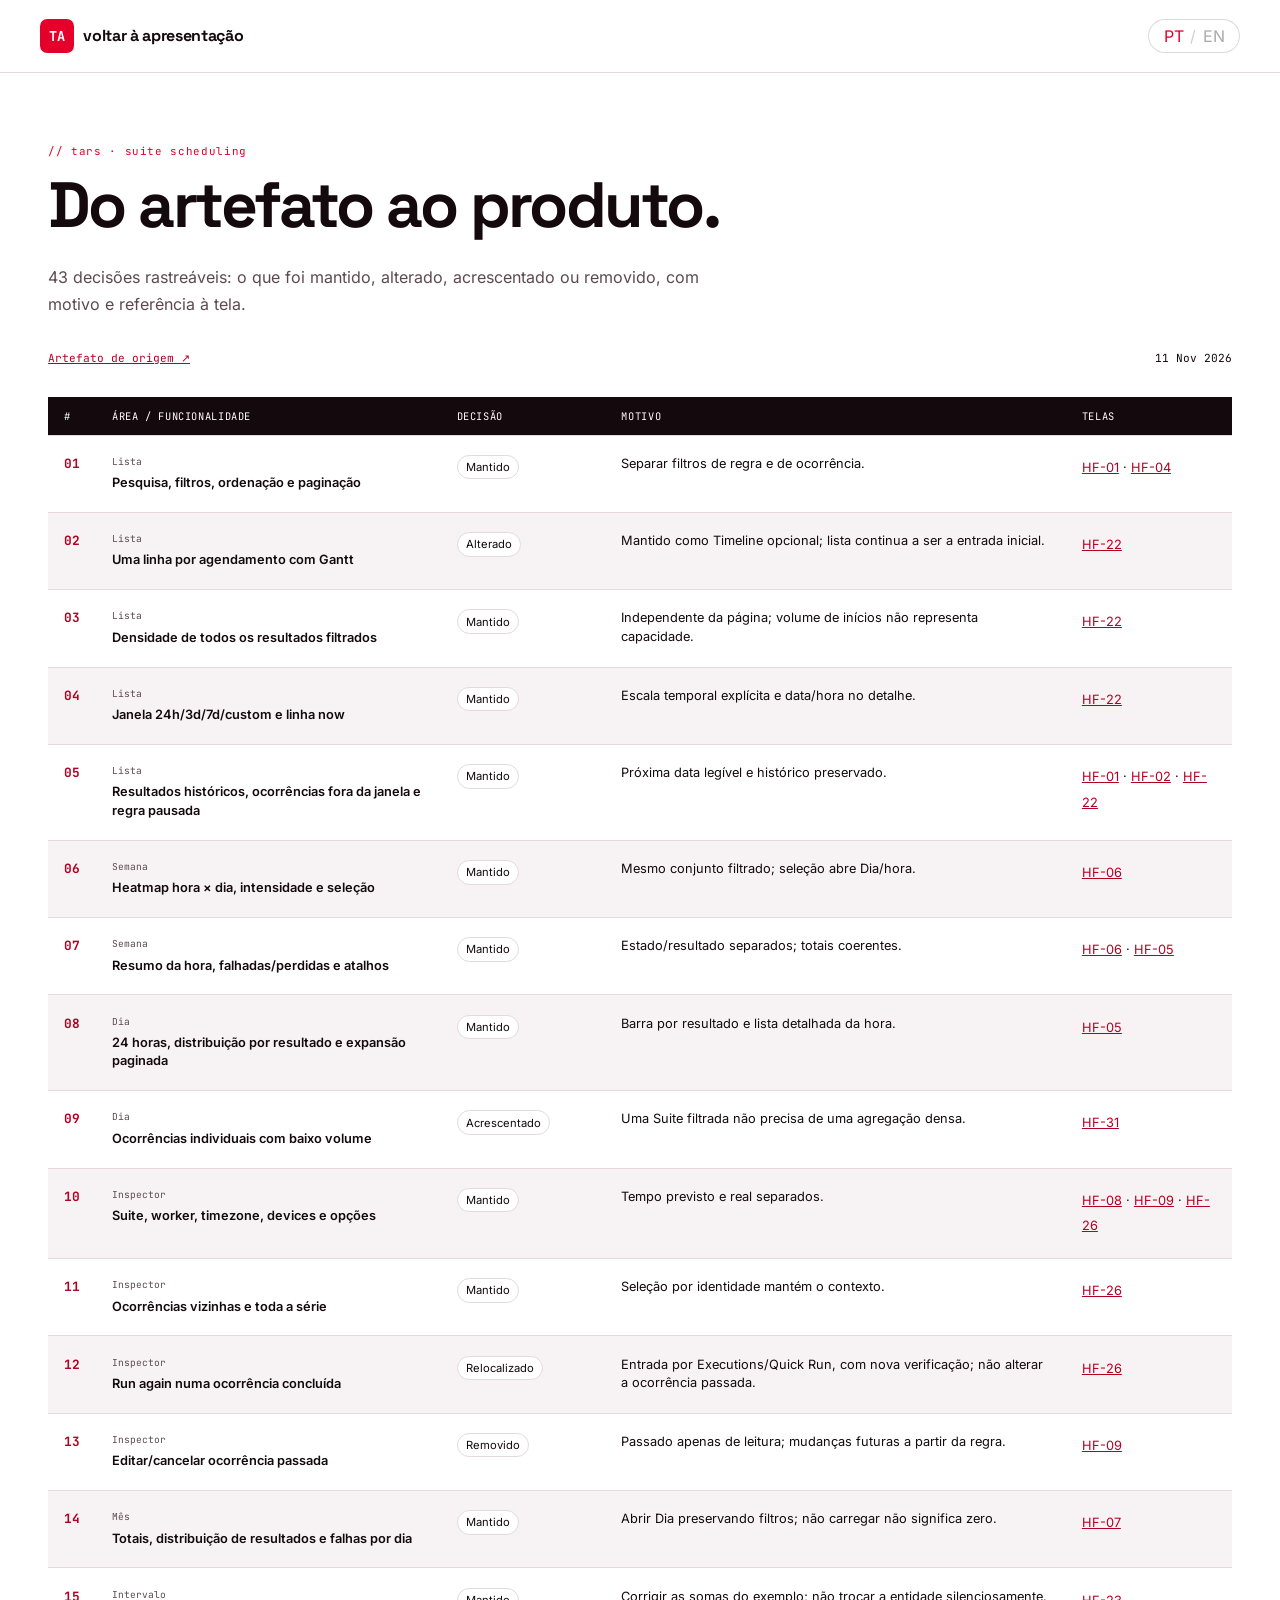
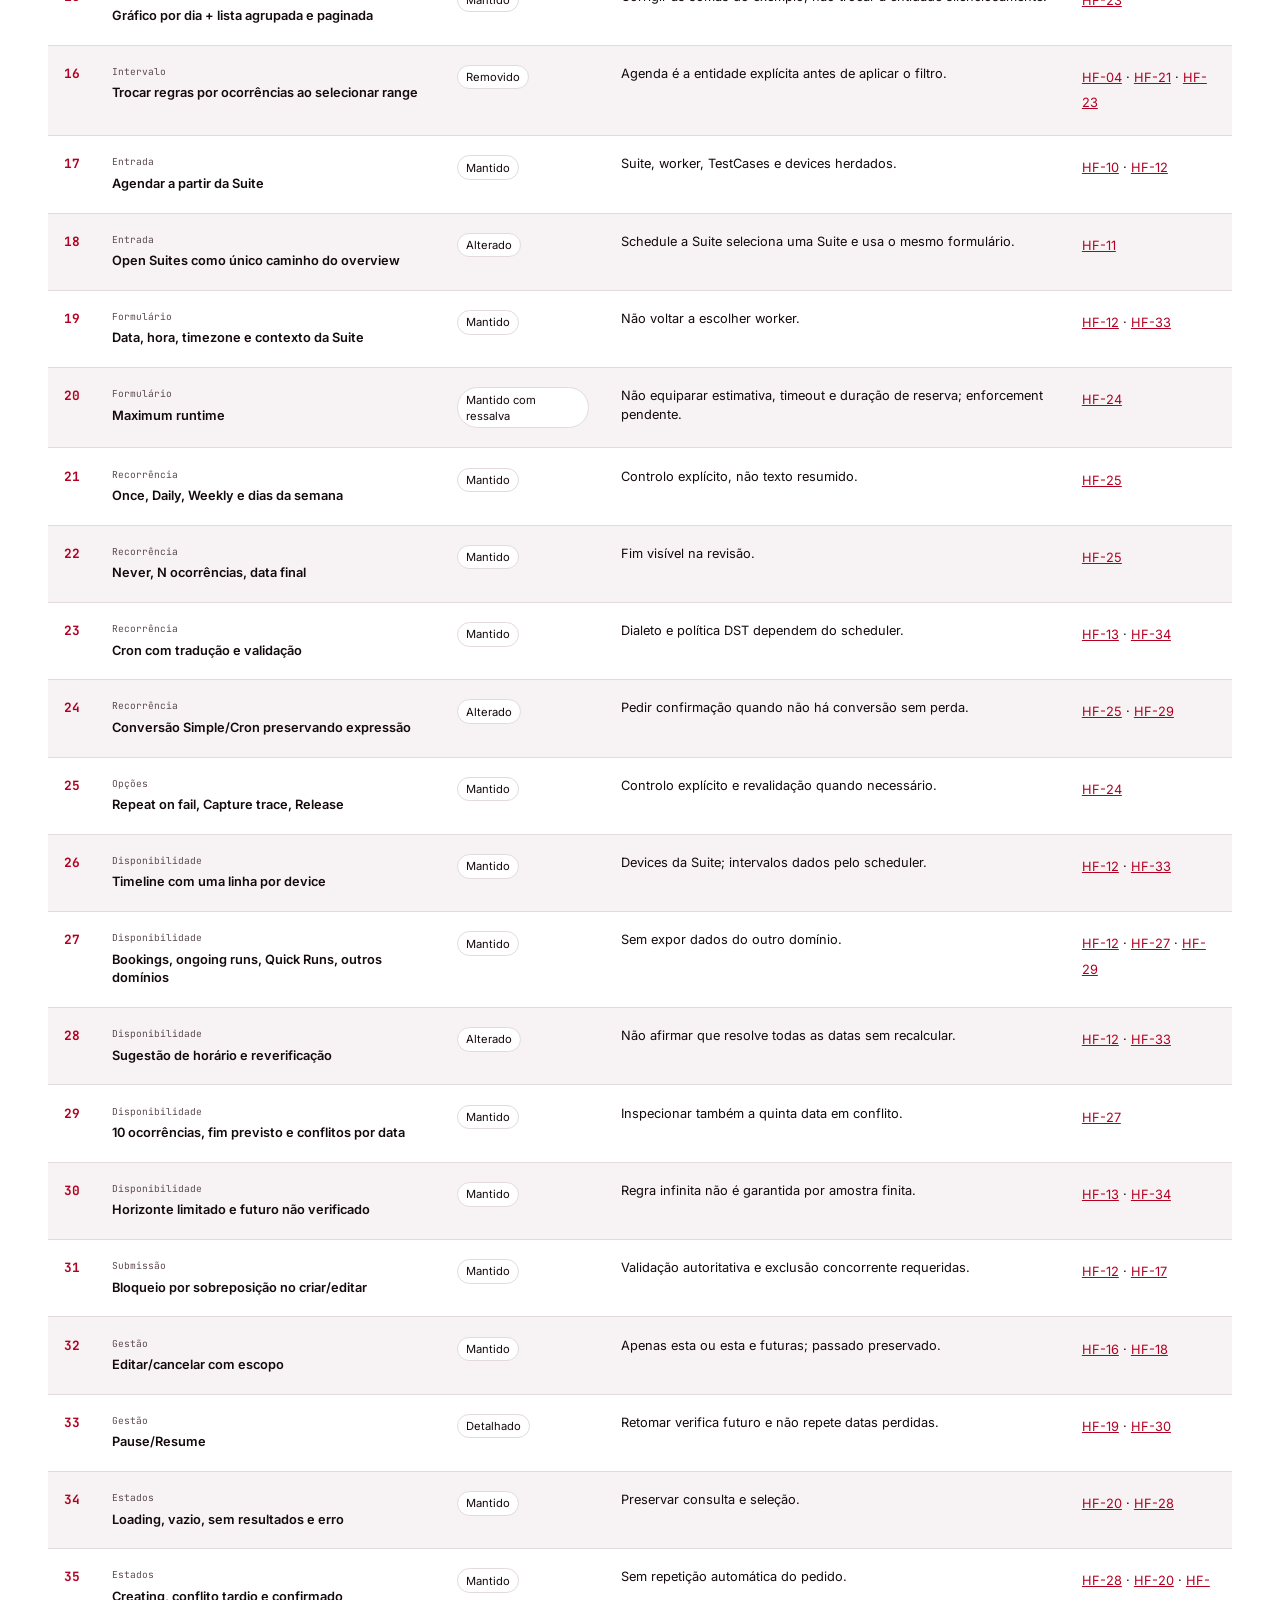
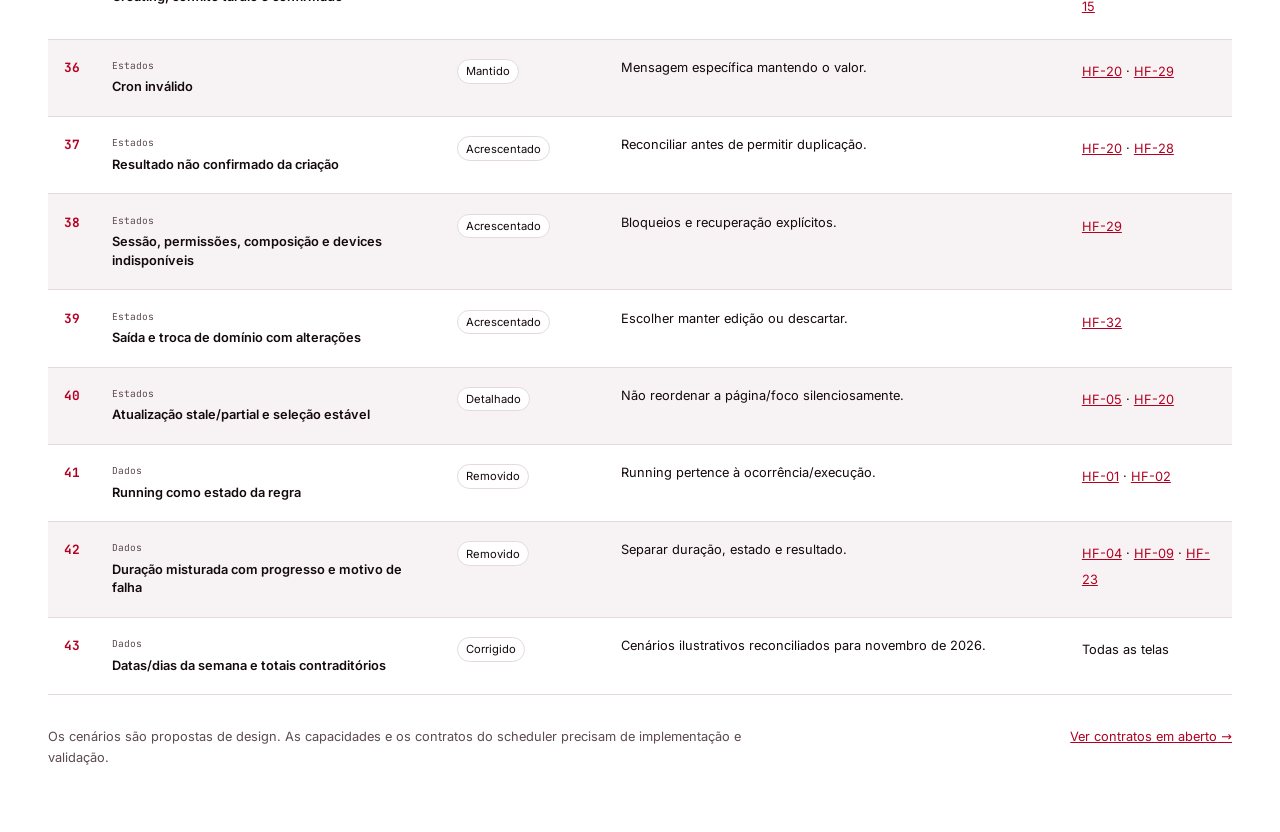
<file: scheduling/coverage.html>
<!doctype html>
<html lang="pt-BR">
  <head>
    <meta charset="UTF-8" />
    <meta name="viewport" content="width=device-width, initial-scale=1" />
    <title>TARS · Cobertura funcional</title>
    <link rel="stylesheet" href="../styles.css" />
    <link rel="stylesheet" href="page.css" />
    <link rel="stylesheet" href="coverage.css" />
  </head>
  <body class="scheduling coverage">
    <nav class="nav">
      <a class="nav__logo" href="./#decisions"
        ><span class="nav__logo-mark">TA</span
        ><span data-i18n="nav" class="nav__logo-text">voltar à apresentação</span></a
      >
      <div class="nav__right">
        <button class="lang-switch" type="button" aria-label="Switch language">
          <span class="lang-switch__opt is-active" data-lang="pt">PT</span
          ><span class="lang-switch__sep">/</span
          ><span class="lang-switch__opt" data-lang="en">EN</span>
        </button>
      </div>
    </nav>
    <main class="coverage-main">
      <header>
        <p class="panel__kicker">TARS · SUITE SCHEDULING</p>
        <h1 data-i18n="title">Do artefato ao produto.</h1>
        <p data-i18n="intro">
          43 decisões rastreáveis: o que foi mantido, alterado, acrescentado ou removido, com motivo
          e referência à tela.
        </p>
        <div class="coverage-meta">
          <a
            href="https://claude.ai/artifact/BPGRuSR7Ti5nANaWSVtbnF"
            target="_blank"
            rel="noopener noreferrer"
            ><span data-i18n="source">Artefato de origem</span> ↗</a
          ><span>11 Nov 2026</span>
        </div>
      </header>
      <div class="table-wrap">
        <table>
          <thead>
            <tr>
              <th data-i18n="h0" scope="col">#</th>
              <th data-i18n="h1" scope="col">Área / funcionalidade</th>
              <th data-i18n="h2" scope="col">Decisão</th>
              <th data-i18n="h3" scope="col">Motivo</th>
              <th data-i18n="h4" scope="col">Telas</th>
            </tr>
          </thead>
          <tbody>
            <tr>
              <td class="coverage-id">01</td>
              <td>
                <span data-i18n="v0">Lista</span
                ><strong data-i18n="f0">Pesquisa, filtros, ordenação e paginação</strong>
              </td>
              <td><span data-i18n="d0" class="decision-badge">Mantido</span></td>
              <td><span data-i18n="r0">Separar filtros de regra e de ocorrência.</span></td>
              <td><a href="./#HF-01">HF-01</a> · <a href="./#HF-04">HF-04</a></td>
            </tr>
            <tr>
              <td class="coverage-id">02</td>
              <td>
                <span data-i18n="v1">Lista</span
                ><strong data-i18n="f1">Uma linha por agendamento com Gantt</strong>
              </td>
              <td><span data-i18n="d1" class="decision-badge">Alterado</span></td>
              <td>
                <span data-i18n="r1"
                  >Mantido como Timeline opcional; lista continua a ser a entrada inicial.</span
                >
              </td>
              <td><a href="./#HF-22">HF-22</a></td>
            </tr>
            <tr>
              <td class="coverage-id">03</td>
              <td>
                <span data-i18n="v2">Lista</span
                ><strong data-i18n="f2">Densidade de todos os resultados filtrados</strong>
              </td>
              <td><span data-i18n="d2" class="decision-badge">Mantido</span></td>
              <td>
                <span data-i18n="r2"
                  >Independente da página; volume de inícios não representa capacidade.</span
                >
              </td>
              <td><a href="./#HF-22">HF-22</a></td>
            </tr>
            <tr>
              <td class="coverage-id">04</td>
              <td>
                <span data-i18n="v3">Lista</span
                ><strong data-i18n="f3">Janela 24h/3d/7d/custom e linha now</strong>
              </td>
              <td><span data-i18n="d3" class="decision-badge">Mantido</span></td>
              <td><span data-i18n="r3">Escala temporal explícita e data/hora no detalhe.</span></td>
              <td><a href="./#HF-22">HF-22</a></td>
            </tr>
            <tr>
              <td class="coverage-id">05</td>
              <td>
                <span data-i18n="v4">Lista</span
                ><strong data-i18n="f4"
                  >Resultados históricos, ocorrências fora da janela e regra pausada</strong
                >
              </td>
              <td><span data-i18n="d4" class="decision-badge">Mantido</span></td>
              <td><span data-i18n="r4">Próxima data legível e histórico preservado.</span></td>
              <td>
                <a href="./#HF-01">HF-01</a> · <a href="./#HF-02">HF-02</a> ·
                <a href="./#HF-22">HF-22</a>
              </td>
            </tr>
            <tr>
              <td class="coverage-id">06</td>
              <td>
                <span data-i18n="v5">Semana</span
                ><strong data-i18n="f5">Heatmap hora × dia, intensidade e seleção</strong>
              </td>
              <td><span data-i18n="d5" class="decision-badge">Mantido</span></td>
              <td><span data-i18n="r5">Mesmo conjunto filtrado; seleção abre Dia/hora.</span></td>
              <td><a href="./#HF-06">HF-06</a></td>
            </tr>
            <tr>
              <td class="coverage-id">07</td>
              <td>
                <span data-i18n="v6">Semana</span
                ><strong data-i18n="f6">Resumo da hora, falhadas/perdidas e atalhos</strong>
              </td>
              <td><span data-i18n="d6" class="decision-badge">Mantido</span></td>
              <td><span data-i18n="r6">Estado/resultado separados; totais coerentes.</span></td>
              <td><a href="./#HF-06">HF-06</a> · <a href="./#HF-05">HF-05</a></td>
            </tr>
            <tr>
              <td class="coverage-id">08</td>
              <td>
                <span data-i18n="v7">Dia</span
                ><strong data-i18n="f7"
                  >24 horas, distribuição por resultado e expansão paginada</strong
                >
              </td>
              <td><span data-i18n="d7" class="decision-badge">Mantido</span></td>
              <td><span data-i18n="r7">Barra por resultado e lista detalhada da hora.</span></td>
              <td><a href="./#HF-05">HF-05</a></td>
            </tr>
            <tr>
              <td class="coverage-id">09</td>
              <td>
                <span data-i18n="v8">Dia</span
                ><strong data-i18n="f8">Ocorrências individuais com baixo volume</strong>
              </td>
              <td><span data-i18n="d8" class="decision-badge">Acrescentado</span></td>
              <td>
                <span data-i18n="r8">Uma Suite filtrada não precisa de uma agregação densa.</span>
              </td>
              <td><a href="./#HF-31">HF-31</a></td>
            </tr>
            <tr>
              <td class="coverage-id">10</td>
              <td>
                <span data-i18n="v9">Inspector</span
                ><strong data-i18n="f9">Suite, worker, timezone, devices e opções</strong>
              </td>
              <td><span data-i18n="d9" class="decision-badge">Mantido</span></td>
              <td><span data-i18n="r9">Tempo previsto e real separados.</span></td>
              <td>
                <a href="./#HF-08">HF-08</a> · <a href="./#HF-09">HF-09</a> ·
                <a href="./#HF-26">HF-26</a>
              </td>
            </tr>
            <tr>
              <td class="coverage-id">11</td>
              <td>
                <span data-i18n="v10">Inspector</span
                ><strong data-i18n="f10">Ocorrências vizinhas e toda a série</strong>
              </td>
              <td><span data-i18n="d10" class="decision-badge">Mantido</span></td>
              <td><span data-i18n="r10">Seleção por identidade mantém o contexto.</span></td>
              <td><a href="./#HF-26">HF-26</a></td>
            </tr>
            <tr>
              <td class="coverage-id">12</td>
              <td>
                <span data-i18n="v11">Inspector</span
                ><strong data-i18n="f11">Run again numa ocorrência concluída</strong>
              </td>
              <td><span data-i18n="d11" class="decision-badge">Relocalizado</span></td>
              <td>
                <span data-i18n="r11"
                  >Entrada por Executions/Quick Run, com nova verificação; não alterar a ocorrência
                  passada.</span
                >
              </td>
              <td><a href="./#HF-26">HF-26</a></td>
            </tr>
            <tr>
              <td class="coverage-id">13</td>
              <td>
                <span data-i18n="v12">Inspector</span
                ><strong data-i18n="f12">Editar/cancelar ocorrência passada</strong>
              </td>
              <td><span data-i18n="d12" class="decision-badge">Removido</span></td>
              <td>
                <span data-i18n="r12"
                  >Passado apenas de leitura; mudanças futuras a partir da regra.</span
                >
              </td>
              <td><a href="./#HF-09">HF-09</a></td>
            </tr>
            <tr>
              <td class="coverage-id">14</td>
              <td>
                <span data-i18n="v13">Mês</span
                ><strong data-i18n="f13"
                  >Totais, distribuição de resultados e falhas por dia</strong
                >
              </td>
              <td><span data-i18n="d13" class="decision-badge">Mantido</span></td>
              <td>
                <span data-i18n="r13"
                  >Abrir Dia preservando filtros; não carregar não significa zero.</span
                >
              </td>
              <td><a href="./#HF-07">HF-07</a></td>
            </tr>
            <tr>
              <td class="coverage-id">15</td>
              <td>
                <span data-i18n="v14">Intervalo</span
                ><strong data-i18n="f14">Gráfico por dia + lista agrupada e paginada</strong>
              </td>
              <td><span data-i18n="d14" class="decision-badge">Mantido</span></td>
              <td>
                <span data-i18n="r14"
                  >Corrigir as somas do exemplo; não trocar a entidade silenciosamente.</span
                >
              </td>
              <td><a href="./#HF-23">HF-23</a></td>
            </tr>
            <tr>
              <td class="coverage-id">16</td>
              <td>
                <span data-i18n="v15">Intervalo</span
                ><strong data-i18n="f15">Trocar regras por ocorrências ao selecionar range</strong>
              </td>
              <td><span data-i18n="d15" class="decision-badge">Removido</span></td>
              <td>
                <span data-i18n="r15"
                  >Agenda é a entidade explícita antes de aplicar o filtro.</span
                >
              </td>
              <td>
                <a href="./#HF-04">HF-04</a> · <a href="./#HF-21">HF-21</a> ·
                <a href="./#HF-23">HF-23</a>
              </td>
            </tr>
            <tr>
              <td class="coverage-id">17</td>
              <td>
                <span data-i18n="v16">Entrada</span
                ><strong data-i18n="f16">Agendar a partir da Suite</strong>
              </td>
              <td><span data-i18n="d16" class="decision-badge">Mantido</span></td>
              <td><span data-i18n="r16">Suite, worker, TestCases e devices herdados.</span></td>
              <td><a href="./#HF-10">HF-10</a> · <a href="./#HF-12">HF-12</a></td>
            </tr>
            <tr>
              <td class="coverage-id">18</td>
              <td>
                <span data-i18n="v17">Entrada</span
                ><strong data-i18n="f17">Open Suites como único caminho do overview</strong>
              </td>
              <td><span data-i18n="d17" class="decision-badge">Alterado</span></td>
              <td>
                <span data-i18n="r17"
                  >Schedule a Suite seleciona uma Suite e usa o mesmo formulário.</span
                >
              </td>
              <td><a href="./#HF-11">HF-11</a></td>
            </tr>
            <tr>
              <td class="coverage-id">19</td>
              <td>
                <span data-i18n="v18">Formulário</span
                ><strong data-i18n="f18">Data, hora, timezone e contexto da Suite</strong>
              </td>
              <td><span data-i18n="d18" class="decision-badge">Mantido</span></td>
              <td><span data-i18n="r18">Não voltar a escolher worker.</span></td>
              <td><a href="./#HF-12">HF-12</a> · <a href="./#HF-33">HF-33</a></td>
            </tr>
            <tr>
              <td class="coverage-id">20</td>
              <td>
                <span data-i18n="v19">Formulário</span
                ><strong data-i18n="f19">Maximum runtime</strong>
              </td>
              <td><span data-i18n="d19" class="decision-badge">Mantido com ressalva</span></td>
              <td>
                <span data-i18n="r19"
                  >Não equiparar estimativa, timeout e duração de reserva; enforcement
                  pendente.</span
                >
              </td>
              <td><a href="./#HF-24">HF-24</a></td>
            </tr>
            <tr>
              <td class="coverage-id">21</td>
              <td>
                <span data-i18n="v20">Recorrência</span
                ><strong data-i18n="f20">Once, Daily, Weekly e dias da semana</strong>
              </td>
              <td><span data-i18n="d20" class="decision-badge">Mantido</span></td>
              <td><span data-i18n="r20">Controlo explícito, não texto resumido.</span></td>
              <td><a href="./#HF-25">HF-25</a></td>
            </tr>
            <tr>
              <td class="coverage-id">22</td>
              <td>
                <span data-i18n="v21">Recorrência</span
                ><strong data-i18n="f21">Never, N ocorrências, data final</strong>
              </td>
              <td><span data-i18n="d21" class="decision-badge">Mantido</span></td>
              <td><span data-i18n="r21">Fim visível na revisão.</span></td>
              <td><a href="./#HF-25">HF-25</a></td>
            </tr>
            <tr>
              <td class="coverage-id">23</td>
              <td>
                <span data-i18n="v22">Recorrência</span
                ><strong data-i18n="f22">Cron com tradução e validação</strong>
              </td>
              <td><span data-i18n="d22" class="decision-badge">Mantido</span></td>
              <td><span data-i18n="r22">Dialeto e política DST dependem do scheduler.</span></td>
              <td><a href="./#HF-13">HF-13</a> · <a href="./#HF-34">HF-34</a></td>
            </tr>
            <tr>
              <td class="coverage-id">24</td>
              <td>
                <span data-i18n="v23">Recorrência</span
                ><strong data-i18n="f23">Conversão Simple/Cron preservando expressão</strong>
              </td>
              <td><span data-i18n="d23" class="decision-badge">Alterado</span></td>
              <td>
                <span data-i18n="r23">Pedir confirmação quando não há conversão sem perda.</span>
              </td>
              <td><a href="./#HF-25">HF-25</a> · <a href="./#HF-29">HF-29</a></td>
            </tr>
            <tr>
              <td class="coverage-id">25</td>
              <td>
                <span data-i18n="v24">Opções</span
                ><strong data-i18n="f24">Repeat on fail, Capture trace, Release</strong>
              </td>
              <td><span data-i18n="d24" class="decision-badge">Mantido</span></td>
              <td>
                <span data-i18n="r24">Controlo explícito e revalidação quando necessário.</span>
              </td>
              <td><a href="./#HF-24">HF-24</a></td>
            </tr>
            <tr>
              <td class="coverage-id">26</td>
              <td>
                <span data-i18n="v25">Disponibilidade</span
                ><strong data-i18n="f25">Timeline com uma linha por device</strong>
              </td>
              <td><span data-i18n="d25" class="decision-badge">Mantido</span></td>
              <td>
                <span data-i18n="r25">Devices da Suite; intervalos dados pelo scheduler.</span>
              </td>
              <td><a href="./#HF-12">HF-12</a> · <a href="./#HF-33">HF-33</a></td>
            </tr>
            <tr>
              <td class="coverage-id">27</td>
              <td>
                <span data-i18n="v26">Disponibilidade</span
                ><strong data-i18n="f26"
                  >Bookings, ongoing runs, Quick Runs, outros domínios</strong
                >
              </td>
              <td><span data-i18n="d26" class="decision-badge">Mantido</span></td>
              <td><span data-i18n="r26">Sem expor dados do outro domínio.</span></td>
              <td>
                <a href="./#HF-12">HF-12</a> · <a href="./#HF-27">HF-27</a> ·
                <a href="./#HF-29">HF-29</a>
              </td>
            </tr>
            <tr>
              <td class="coverage-id">28</td>
              <td>
                <span data-i18n="v27">Disponibilidade</span
                ><strong data-i18n="f27">Sugestão de horário e reverificação</strong>
              </td>
              <td><span data-i18n="d27" class="decision-badge">Alterado</span></td>
              <td>
                <span data-i18n="r27">Não afirmar que resolve todas as datas sem recalcular.</span>
              </td>
              <td><a href="./#HF-12">HF-12</a> · <a href="./#HF-33">HF-33</a></td>
            </tr>
            <tr>
              <td class="coverage-id">29</td>
              <td>
                <span data-i18n="v28">Disponibilidade</span
                ><strong data-i18n="f28">10 ocorrências, fim previsto e conflitos por data</strong>
              </td>
              <td><span data-i18n="d28" class="decision-badge">Mantido</span></td>
              <td><span data-i18n="r28">Inspecionar também a quinta data em conflito.</span></td>
              <td><a href="./#HF-27">HF-27</a></td>
            </tr>
            <tr>
              <td class="coverage-id">30</td>
              <td>
                <span data-i18n="v29">Disponibilidade</span
                ><strong data-i18n="f29">Horizonte limitado e futuro não verificado</strong>
              </td>
              <td><span data-i18n="d29" class="decision-badge">Mantido</span></td>
              <td>
                <span data-i18n="r29">Regra infinita não é garantida por amostra finita.</span>
              </td>
              <td><a href="./#HF-13">HF-13</a> · <a href="./#HF-34">HF-34</a></td>
            </tr>
            <tr>
              <td class="coverage-id">31</td>
              <td>
                <span data-i18n="v30">Submissão</span
                ><strong data-i18n="f30">Bloqueio por sobreposição no criar/editar</strong>
              </td>
              <td><span data-i18n="d30" class="decision-badge">Mantido</span></td>
              <td>
                <span data-i18n="r30"
                  >Validação autoritativa e exclusão concorrente requeridas.</span
                >
              </td>
              <td><a href="./#HF-12">HF-12</a> · <a href="./#HF-17">HF-17</a></td>
            </tr>
            <tr>
              <td class="coverage-id">32</td>
              <td>
                <span data-i18n="v31">Gestão</span
                ><strong data-i18n="f31">Editar/cancelar com escopo</strong>
              </td>
              <td><span data-i18n="d31" class="decision-badge">Mantido</span></td>
              <td>
                <span data-i18n="r31">Apenas esta ou esta e futuras; passado preservado.</span>
              </td>
              <td><a href="./#HF-16">HF-16</a> · <a href="./#HF-18">HF-18</a></td>
            </tr>
            <tr>
              <td class="coverage-id">33</td>
              <td>
                <span data-i18n="v32">Gestão</span><strong data-i18n="f32">Pause/Resume</strong>
              </td>
              <td><span data-i18n="d32" class="decision-badge">Detalhado</span></td>
              <td>
                <span data-i18n="r32">Retomar verifica futuro e não repete datas perdidas.</span>
              </td>
              <td><a href="./#HF-19">HF-19</a> · <a href="./#HF-30">HF-30</a></td>
            </tr>
            <tr>
              <td class="coverage-id">34</td>
              <td>
                <span data-i18n="v33">Estados</span
                ><strong data-i18n="f33">Loading, vazio, sem resultados e erro</strong>
              </td>
              <td><span data-i18n="d33" class="decision-badge">Mantido</span></td>
              <td><span data-i18n="r33">Preservar consulta e seleção.</span></td>
              <td><a href="./#HF-20">HF-20</a> · <a href="./#HF-28">HF-28</a></td>
            </tr>
            <tr>
              <td class="coverage-id">35</td>
              <td>
                <span data-i18n="v34">Estados</span
                ><strong data-i18n="f34">Creating, conflito tardio e confirmado</strong>
              </td>
              <td><span data-i18n="d34" class="decision-badge">Mantido</span></td>
              <td><span data-i18n="r34">Sem repetição automática do pedido.</span></td>
              <td>
                <a href="./#HF-28">HF-28</a> · <a href="./#HF-20">HF-20</a> ·
                <a href="./#HF-15">HF-15</a>
              </td>
            </tr>
            <tr>
              <td class="coverage-id">36</td>
              <td>
                <span data-i18n="v35">Estados</span><strong data-i18n="f35">Cron inválido</strong>
              </td>
              <td><span data-i18n="d35" class="decision-badge">Mantido</span></td>
              <td><span data-i18n="r35">Mensagem específica mantendo o valor.</span></td>
              <td><a href="./#HF-20">HF-20</a> · <a href="./#HF-29">HF-29</a></td>
            </tr>
            <tr>
              <td class="coverage-id">37</td>
              <td>
                <span data-i18n="v36">Estados</span
                ><strong data-i18n="f36">Resultado não confirmado da criação</strong>
              </td>
              <td><span data-i18n="d36" class="decision-badge">Acrescentado</span></td>
              <td><span data-i18n="r36">Reconciliar antes de permitir duplicação.</span></td>
              <td><a href="./#HF-20">HF-20</a> · <a href="./#HF-28">HF-28</a></td>
            </tr>
            <tr>
              <td class="coverage-id">38</td>
              <td>
                <span data-i18n="v37">Estados</span
                ><strong data-i18n="f37"
                  >Sessão, permissões, composição e devices indisponíveis</strong
                >
              </td>
              <td><span data-i18n="d37" class="decision-badge">Acrescentado</span></td>
              <td><span data-i18n="r37">Bloqueios e recuperação explícitos.</span></td>
              <td><a href="./#HF-29">HF-29</a></td>
            </tr>
            <tr>
              <td class="coverage-id">39</td>
              <td>
                <span data-i18n="v38">Estados</span
                ><strong data-i18n="f38">Saída e troca de domínio com alterações</strong>
              </td>
              <td><span data-i18n="d38" class="decision-badge">Acrescentado</span></td>
              <td><span data-i18n="r38">Escolher manter edição ou descartar.</span></td>
              <td><a href="./#HF-32">HF-32</a></td>
            </tr>
            <tr>
              <td class="coverage-id">40</td>
              <td>
                <span data-i18n="v39">Estados</span
                ><strong data-i18n="f39">Atualização stale/partial e seleção estável</strong>
              </td>
              <td><span data-i18n="d39" class="decision-badge">Detalhado</span></td>
              <td><span data-i18n="r39">Não reordenar a página/foco silenciosamente.</span></td>
              <td><a href="./#HF-05">HF-05</a> · <a href="./#HF-20">HF-20</a></td>
            </tr>
            <tr>
              <td class="coverage-id">41</td>
              <td>
                <span data-i18n="v40">Dados</span
                ><strong data-i18n="f40">Running como estado da regra</strong>
              </td>
              <td><span data-i18n="d40" class="decision-badge">Removido</span></td>
              <td><span data-i18n="r40">Running pertence à ocorrência/execução.</span></td>
              <td><a href="./#HF-01">HF-01</a> · <a href="./#HF-02">HF-02</a></td>
            </tr>
            <tr>
              <td class="coverage-id">42</td>
              <td>
                <span data-i18n="v41">Dados</span
                ><strong data-i18n="f41">Duração misturada com progresso e motivo de falha</strong>
              </td>
              <td><span data-i18n="d41" class="decision-badge">Removido</span></td>
              <td><span data-i18n="r41">Separar duração, estado e resultado.</span></td>
              <td>
                <a href="./#HF-04">HF-04</a> · <a href="./#HF-09">HF-09</a> ·
                <a href="./#HF-23">HF-23</a>
              </td>
            </tr>
            <tr>
              <td class="coverage-id">43</td>
              <td>
                <span data-i18n="v42">Dados</span
                ><strong data-i18n="f42">Datas/dias da semana e totais contraditórios</strong>
              </td>
              <td><span data-i18n="d42" class="decision-badge">Corrigido</span></td>
              <td>
                <span data-i18n="r42"
                  >Cenários ilustrativos reconciliados para novembro de 2026.</span
                >
              </td>
              <td><span data-i18n="all.42">Todas as telas</span></td>
            </tr>
          </tbody>
        </table>
      </div>
      <footer>
        <p data-i18n="note">
          Os cenários são propostas de design. As capacidades e os contratos do scheduler precisam
          de implementação e validação.
        </p>
        <a href="./#contracts"><span data-i18n="contracts">Ver contratos em aberto</span> →</a>
      </footer>
    </main>
    <script src="coverage-lang.js"></script>
    <script src="../i18n.js"></script>
  </body>
</html>
</file>
<file: styles.css>
/* ============================================================
   O bug que o TypeScript pegaria às 3h da manhã
   Tema: vermelho & branco, moderno
   ============================================================ */

/* Fontes locais — a página funciona 100% offline */
@font-face {
  font-family: "Space Grotesk";
  font-weight: 500;
  font-style: normal;
  font-display: swap;
  src: url("vendor/fonts/space-grotesk-latin-500-normal.woff2") format("woff2");
}
@font-face {
  font-family: "Space Grotesk";
  font-weight: 700;
  font-style: normal;
  font-display: swap;
  src: url("vendor/fonts/space-grotesk-latin-700-normal.woff2") format("woff2");
}
@font-face {
  font-family: "Inter";
  font-weight: 400;
  font-style: normal;
  font-display: swap;
  src: url("vendor/fonts/inter-latin-400-normal.woff2") format("woff2");
}
@font-face {
  font-family: "Inter";
  font-weight: 600;
  font-style: normal;
  font-display: swap;
  src: url("vendor/fonts/inter-latin-600-normal.woff2") format("woff2");
}
@font-face {
  font-family: "JetBrains Mono";
  font-weight: 400;
  font-style: normal;
  font-display: swap;
  src: url("vendor/fonts/jetbrains-mono-latin-400-normal.woff2") format("woff2");
}
@font-face {
  font-family: "JetBrains Mono";
  font-weight: 400;
  font-style: italic;
  font-display: swap;
  src: url("vendor/fonts/jetbrains-mono-latin-400-italic.woff2") format("woff2");
}
@font-face {
  font-family: "JetBrains Mono";
  font-weight: 700;
  font-style: normal;
  font-display: swap;
  src: url("vendor/fonts/jetbrains-mono-latin-700-normal.woff2") format("woff2");
}

:root {
  --red: #e4002b;
  --red-dark: #b30022;
  --red-soft: #ffe9ed;
  --ink: #14090c;
  --ink-soft: #5c4a4f;
  --white: #ffffff;
  --off-white: #faf7f8;
  --code-bg: #1a0d11;
  --code-border: #3a2229;
  --font-display: "Space Grotesk", system-ui, sans-serif;
  --font-body: "Inter", system-ui, sans-serif;
  --font-mono: "JetBrains Mono", ui-monospace, monospace;
}

* { margin: 0; padding: 0; box-sizing: border-box; }

html { scroll-behavior: auto; }

body {
  font-family: var(--font-body);
  background: var(--white);
  color: var(--ink);
  overflow-x: hidden;
  -webkit-font-smoothing: antialiased;
}

::selection { background: var(--red); color: var(--white); }

em { font-style: italic; }
.u-red { color: var(--red); }

/* ---------- Progress bar ---------- */
.progress-bar {
  position: fixed;
  top: 0; left: 0; right: 0;
  height: 4px;
  background: transparent;
  z-index: 1000;
  pointer-events: none; /* não pode interceptar o probe de fundo da nav */
}
.progress-bar__fill {
  height: 100%;
  width: 100%;
  background: var(--red);
  transform-origin: left center;
  transform: scaleX(0);
}

/* ---------- Nav ---------- */
.nav {
  position: fixed;
  top: 0; left: 0; right: 0;
  display: flex;
  align-items: center;
  justify-content: space-between;
  padding: 1.4rem 2.5rem;
  z-index: 900;
  mix-blend-mode: normal;
  pointer-events: none;
}
.nav__logo {
  display: flex;
  align-items: center;
  gap: 0.6rem;
  font-family: var(--font-display);
  font-weight: 700;
  color: inherit;
  text-decoration: none;
  pointer-events: auto; /* a nav é pointer-events: none; o logo é link pro hub */
}
.nav__logo-mark {
  display: grid;
  place-items: center;
  width: 2.1rem;
  height: 2.1rem;
  background: var(--red);
  color: var(--white);
  border-radius: 0.45rem;
  font-family: var(--font-mono);
  font-size: 0.85rem;
  font-weight: 700;
}
.nav__logo-text {
  letter-spacing: -0.02em;
  color: var(--ink);
  transition: color 0.3s ease;
}

/* Nav ciente do fundo: main.js marca body[data-nav-theme] conforme a
   seção sob a nav (clara → texto preto; vermelha/escura → texto branco) */
body[data-nav-theme="dark"] .nav__logo-text { color: var(--white); }
body[data-nav-theme="dark"] .nav__tag,
body[data-nav-theme="dark"] .lang-switch {
  color: rgba(255, 255, 255, 0.85);
  background: rgba(20, 9, 12, 0.22);
  border-color: rgba(255, 255, 255, 0.32);
}
body[data-nav-theme="dark"] .lang-switch__opt { color: rgba(255, 255, 255, 0.45); }
body[data-nav-theme="dark"] .lang-switch__opt.is-active { color: var(--white); }
body[data-nav-theme="dark"] .lang-switch__sep { color: rgba(255, 255, 255, 0.3); }
.nav__tag, .lang-switch, .lang-switch__opt, .lang-switch__sep {
  transition: color 0.3s ease, background-color 0.3s ease, border-color 0.3s ease;
}
.nav__right {
  display: flex;
  align-items: center;
  gap: 0.7rem;
}
.nav__tag {
  font-family: var(--font-mono);
  font-size: 0.72rem;
  color: var(--ink-soft);
  border: 1px solid rgba(20, 9, 12, 0.15);
  border-radius: 99px;
  padding: 0.35rem 0.9rem;
  background: rgba(255, 255, 255, 0.7);
  backdrop-filter: blur(8px);
}

/* ---------- Language switch ---------- */
.lang-switch {
  pointer-events: auto; /* a nav é pointer-events: none */
  display: flex;
  align-items: center;
  gap: 0.4rem;
  font-family: var(--font-mono);
  font-size: 0.72rem;
  font-weight: 700;
  border: 1px solid rgba(20, 9, 12, 0.15);
  border-radius: 99px;
  padding: 0.35rem 0.9rem;
  background: rgba(255, 255, 255, 0.7);
  backdrop-filter: blur(8px);
  cursor: pointer;
  transition: border-color 0.25s ease, box-shadow 0.25s ease;
}
.lang-switch:hover {
  border-color: var(--red);
  box-shadow: 0 4px 16px -6px rgba(228, 0, 43, 0.4);
}
.lang-switch__opt {
  color: rgba(20, 9, 12, 0.35);
  transition: color 0.25s ease;
}
.lang-switch__opt.is-active { color: var(--red); }
.lang-switch__sep { color: rgba(20, 9, 12, 0.2); font-weight: 400; }

/* ---------- Narração on/off ---------- */
.voice-toggle__label { color: rgba(20, 9, 12, 0.35); }
.voice-toggle__state {
  color: rgba(20, 9, 12, 0.35);
  min-width: 3ch;
  text-align: center;
  transition: color 0.25s ease;
}
.voice-toggle__state.is-active { color: var(--red); }
body[data-nav-theme="dark"] .voice-toggle__label { color: rgba(255, 255, 255, 0.45); }
body[data-nav-theme="dark"] .voice-toggle__state { color: rgba(255, 255, 255, 0.45); }
body[data-nav-theme="dark"] .voice-toggle__state.is-active { color: var(--white); }

/* ---------- Hero ---------- */
.hero {
  min-height: 100vh;
  display: grid;
  place-items: center;
  position: relative;
  padding: 7rem 2rem 6.5rem; /* folga p/ o marquee no bottom */
  background: var(--white);
  overflow: hidden;
}
.hero__bg-grid {
  position: absolute;
  inset: 0;
  background-image:
    linear-gradient(rgba(228, 0, 43, 0.05) 1px, transparent 1px),
    linear-gradient(90deg, rgba(228, 0, 43, 0.05) 1px, transparent 1px);
  background-size: 56px 56px;
  mask-image: radial-gradient(ellipse 90% 70% at 50% 40%, black 30%, transparent 75%);
  -webkit-mask-image: radial-gradient(ellipse 90% 70% at 50% 40%, black 30%, transparent 75%);
}
.hero__content {
  position: relative;
  max-width: 62rem;
  text-align: center;
  display: flex;
  flex-direction: column;
  align-items: center;
  gap: 2rem;
}
.hero__kicker {
  font-family: var(--font-mono);
  color: var(--red);
  font-size: clamp(0.8rem, 1.4vw, 1rem);
}
.hero__title {
  font-family: var(--font-display);
  font-weight: 700;
  font-size: clamp(2.6rem, 7.2vw, 6rem);
  line-height: 1.02;
  letter-spacing: -0.03em;
}
/* EN é mais largo que PT — reduz um pouco p/ manter 1 frase por linha */
html[lang="en"] .hero__title { font-size: clamp(2.3rem, 6.3vw, 5.3rem); }
.hero__line {
  display: block;
  overflow: hidden;
  /* expande a caixa de clip do reveal p/ não cortar descendentes e itálico */
  padding: 0.12em 0.15em;
  margin: -0.12em -0.15em;
}
.hero__line > span { display: inline-block; }
.hero__red {
  color: var(--red);
  position: relative;
  white-space: nowrap;
}
.hero__sub {
  max-width: 44rem;
  font-size: clamp(1rem, 1.6vw, 1.2rem);
  line-height: 1.65;
  color: var(--ink-soft);
}
.hero__sub strong { color: var(--ink); }

.hero__scroll-hint {
  font-family: var(--font-mono);
  font-size: 0.78rem;
  color: var(--ink-soft);
  display: flex;
  align-items: center;
  gap: 0.6rem;
  margin-top: 1rem;
}
.hero__scroll-arrow {
  display: inline-block;
  color: var(--red);
  animation: bounce 1.6s ease-in-out infinite;
}
@keyframes bounce {
  0%, 100% { transform: translateY(-3px); }
  50% { transform: translateY(4px); }
}

/* ---------- Terminal (hero) ---------- */
.hero__terminal {
  width: min(46rem, 92vw);
  background: var(--code-bg);
  border-radius: 0.9rem;
  border: 1px solid var(--code-border);
  box-shadow: 0 30px 80px -20px rgba(228, 0, 43, 0.35), 0 10px 30px -10px rgba(20, 9, 12, 0.3);
  text-align: left;
  overflow: hidden;
}
.terminal__bar {
  display: flex;
  align-items: center;
  gap: 0.45rem;
  padding: 0.7rem 1rem;
  border-bottom: 1px solid var(--code-border);
}
.terminal__dot {
  width: 0.7rem; height: 0.7rem;
  border-radius: 50%;
  background: rgba(255, 255, 255, 0.14);
}
.terminal__dot:first-child { background: var(--red); }
.terminal__title {
  margin-left: auto;
  font-family: var(--font-mono);
  font-size: 0.7rem;
  color: rgba(255, 255, 255, 0.4);
}
.terminal__body,
.code-card__body,
.objection__code {
  color: #e8dde0; /* cor base p/ pontuação fora dos spans de token */
}
.terminal__body {
  padding: 1.4rem 1.5rem;
  font-family: var(--font-mono);
  font-size: clamp(0.78rem, 1.6vw, 1rem);
  line-height: 1.6;
  white-space: pre-wrap;
  word-break: break-word;
}
.terminal__cursor {
  color: var(--red);
  animation: blink 1s steps(1) infinite;
}
@keyframes blink { 50% { opacity: 0; } }

/* Tokens de código */
.t-red   { color: #ff4d6d; font-weight: 700; }
.t-white { color: #f2e9eb; }
.t-str   { color: #ffb3c1; }
.t-kw    { color: #ff4d6d; }
.t-fn    { color: #ffd166; }
.t-var   { color: #f2e9eb; }
.t-prop  { color: #9ad1ff; }
.t-num   { color: #c8b6ff; }
.t-type  { color: #7ae0c3; }
.t-cm    { color: #7d6a70; }
.t-cm--strong { color: #ffb3c1; }
.t-err   {
  color: #ff4d6d;
  text-decoration: underline wavy #ff2444 1.5px;
  text-underline-offset: 4px;
}
.t-strike { position: relative; }
.t-nan { color: #ff4d6d; font-weight: 700; }

/* ---------- Marquee (fixado no bottom do hero) ---------- */
.marquee {
  background: var(--red);
  color: var(--white);
  overflow: hidden;
  padding: 0.9rem 0;
  transform: rotate(-1.2deg) scale(1.02);
  position: absolute;
  bottom: 0.6rem;
  left: -2%;
  right: -2%;
  z-index: 5;
}
.marquee__track {
  display: flex;
  width: max-content; /* largura do conteúdo, p/ o loop de -50% fechar sem emenda */
  white-space: nowrap;
  font-family: var(--font-display);
  font-weight: 500;
  font-size: 1.05rem;
  letter-spacing: 0.04em;
  will-change: transform;
}
.marquee__track span { flex-shrink: 0; }

/* ---------- Scroll horizontal ---------- */
.hwrap {
  position: relative;
  overflow: hidden;
  background: var(--off-white);
}
.htrack {
  display: flex;
  height: 100vh;
  width: max-content;
}

.panel {
  position: relative;
  width: 100vw;
  height: 100vh;
  flex-shrink: 0;
  display: grid;
  place-items: center;
  padding: 6rem 4rem 4rem;
  border-right: 1px dashed rgba(228, 0, 43, 0.2);
}
.panel--wide { width: 120vw; }

.panel__num {
  position: absolute;
  bottom: 1.2rem;
  right: 2rem;
  font-family: var(--font-display);
  font-weight: 700;
  font-size: clamp(5rem, 14vh, 9rem);
  line-height: 1;
  color: transparent;
  -webkit-text-stroke: 1.5px rgba(228, 0, 43, 0.22);
  pointer-events: none;
  user-select: none;
}
.panel--red .panel__num { -webkit-text-stroke-color: rgba(255, 255, 255, 0.3); }

.panel__inner {
  max-width: 60rem;
  width: 100%;
}
.panel__inner--center { text-align: center; }
.panel__inner--split {
  display: grid;
  grid-template-columns: 1fr 1.1fr;
  gap: 4rem;
  align-items: center;
  max-width: 78rem;
}
.panel__inner--rev { grid-template-columns: 1.1fr 1fr; }
.panel__inner--rev .panel__copy { order: 2; }
.panel__inner--rev .code-card { order: 1; }

.panel__kicker {
  font-family: var(--font-mono);
  font-size: 0.8rem;
  color: var(--red);
  text-transform: lowercase;
  letter-spacing: 0.12em;
  margin-bottom: 1.2rem;
}
.panel__kicker::before { content: "// "; }

.panel__title {
  font-family: var(--font-display);
  font-weight: 700;
  font-size: clamp(1.9rem, 4vw, 3.4rem);
  line-height: 1.08;
  letter-spacing: -0.02em;
  margin-bottom: 1.6rem;
}
.panel__title--big { font-size: clamp(2rem, 4.6vw, 3.9rem); }

.panel__text {
  font-size: clamp(1rem, 1.5vw, 1.18rem);
  line-height: 1.7;
  color: var(--ink-soft);
  margin-bottom: 1rem;
  max-width: 40rem;
}
.panel__text strong { color: var(--ink); }

.inline-code {
  font-family: var(--font-mono);
  font-size: 0.86em;
  background: var(--red-soft);
  color: var(--red-dark);
  padding: 0.12em 0.42em;
  border-radius: 0.35em;
}

/* Painel vermelho (invertido) */
.panel--red {
  background: var(--red);
  color: var(--white);
}
.panel--red .panel__kicker { color: rgba(255, 255, 255, 0.75); }
.panel--red .panel__text { color: rgba(255, 255, 255, 0.82); }
.panel--red .panel__text strong { color: var(--white); }
.panel--red .inline-code { background: rgba(255, 255, 255, 0.16); color: var(--white); }

/* ---------- Escada de custo (painel 02) ---------- */
.cost-ladder {
  display: flex;
  flex-direction: column;
  gap: 1.1rem;
  margin: 2.2rem 0;
  max-width: 46rem;
}
.cost {
  display: grid;
  grid-template-columns: 11rem 1fr;
  gap: 0.2rem 1.4rem;
  align-items: baseline;
}
.cost__where { font-family: var(--font-display); font-size: 1.05rem; }
.cost__price { font-size: 0.95rem; color: rgba(255, 255, 255, 0.85); }
.cost__bar {
  grid-column: 1 / -1;
  height: 0.5rem;
  border-radius: 99px;
  background: rgba(255, 255, 255, 0.18);
  position: relative;
  overflow: hidden;
}
.cost__bar::after {
  content: "";
  position: absolute;
  inset: 0;
  width: var(--w);
  background: var(--white);
  border-radius: inherit;
  transform: scaleX(0);
  transform-origin: left center;
  transition: transform 1.1s cubic-bezier(0.22, 1, 0.36, 1) 0.15s;
}
.panel--red.is-active .cost__bar::after { transform: scaleX(1); }

/* ---------- Code cards ---------- */
.code-card {
  background: var(--code-bg);
  border: 1px solid var(--code-border);
  border-radius: 1rem;
  overflow: hidden;
  box-shadow: 0 30px 70px -25px rgba(20, 9, 12, 0.45);
  min-width: 0;
}
.code-card--on-red {
  box-shadow: 0 30px 70px -25px rgba(0, 0, 0, 0.5);
  border-color: rgba(255, 255, 255, 0.15);
}
.code-card__bar {
  display: flex;
  align-items: center;
  gap: 0.8rem;
  padding: 0.75rem 1.1rem;
  border-bottom: 1px solid var(--code-border);
}
.code-card__lang {
  font-family: var(--font-mono);
  font-weight: 700;
  font-size: 0.7rem;
  padding: 0.2rem 0.5rem;
  border-radius: 0.3rem;
}
.code-card__lang--js { background: #f7df1e; color: #1a0d11; }
.code-card__lang--ts { background: #3178c6; color: #fff; }
.code-card__file {
  font-family: var(--font-mono);
  font-size: 0.75rem;
  color: rgba(255, 255, 255, 0.45);
}
.code-card__body {
  padding: 1.3rem 1.4rem;
  font-family: var(--font-mono);
  font-size: clamp(0.72rem, 1.15vw, 0.92rem);
  line-height: 1.75;
  overflow-x: auto;
}
.code-card__error {
  display: flex;
  gap: 0.8rem;
  align-items: flex-start;
  padding: 0.9rem 1.4rem 1.1rem;
  background: rgba(255, 36, 68, 0.1);
  border-top: 1px solid rgba(255, 36, 68, 0.35);
  font-family: var(--font-mono);
  font-size: 0.78rem;
  line-height: 1.55;
  color: #ffccd5;
}
.code-card__error-x {
  color: #fff;
  background: var(--red);
  width: 1.15rem;
  height: 1.15rem;
  border-radius: 50%;
  display: grid;
  place-items: center;
  font-size: 0.6rem;
  flex-shrink: 0;
  margin-top: 0.1rem;
}
.code-card__error-hint { color: #7ae0c3; }

.punchline {
  font-family: var(--font-display);
  font-size: clamp(1.2rem, 2vw, 1.6rem);
  font-weight: 500;
  line-height: 1.35;
  border-left: 4px solid var(--red);
  padding-left: 1.2rem;
  margin-top: 2rem;
}
.punchline em { color: var(--red); font-style: normal; }

/* ---------- Objeções (painel 05) ---------- */
.objections {
  display: grid;
  grid-template-columns: repeat(3, minmax(21rem, 1fr));
  gap: 1.6rem;
  margin-top: 1rem;
}
.panel--wide .panel__inner { max-width: 76rem; }
.objection {
  background: var(--white);
  border: 1px solid rgba(228, 0, 43, 0.14);
  border-radius: 1.1rem;
  padding: 1.8rem 1.6rem;
  box-shadow: 0 18px 45px -20px rgba(228, 0, 43, 0.18);
  display: flex;
  flex-direction: column;
  gap: 0.9rem;
  transition: transform 0.35s ease, box-shadow 0.35s ease;
}
.objection:hover {
  transform: translateY(-6px);
  box-shadow: 0 28px 60px -20px rgba(228, 0, 43, 0.3);
}
.objection__quote {
  font-family: var(--font-display);
  font-weight: 700;
  font-size: 1.25rem;
  color: var(--red);
  line-height: 1.25;
}
.objection__answer {
  font-size: 0.95rem;
  line-height: 1.65;
  color: var(--ink-soft);
}
.objection__answer strong { color: var(--ink); }
.objection__punch {
  font-size: 0.9rem;
  font-weight: 600;
  line-height: 1.5;
  margin-top: auto;
  padding-top: 0.4rem;
  border-top: 1px dashed rgba(228, 0, 43, 0.25);
}
.objection__code {
  background: var(--code-bg);
  border-radius: 0.7rem;
  padding: 0.9rem 1rem;
  font-family: var(--font-mono);
  font-size: clamp(0.62rem, 0.55vw + 0.35rem, 0.74rem);
  line-height: 1.7;
  overflow-x: auto;
}

/* ---------- Lista "mente em silêncio" (painel 06) ---------- */
.lie-list {
  list-style: none;
  display: flex;
  flex-direction: column;
  gap: 0.9rem;
  font-size: clamp(1rem, 1.5vw, 1.2rem);
}
.lie-list li {
  padding-left: 1.6rem;
  position: relative;
  color: rgba(255, 255, 255, 0.85);
}
.lie-list li::before {
  content: "✕";
  position: absolute;
  left: 0;
  color: rgba(255, 255, 255, 0.5);
  font-size: 0.85em;
}
.lie-list li span { opacity: 0.6; font-style: italic; }
.lie-list__truth {
  color: var(--white) !important;
  font-family: var(--font-display);
  font-weight: 700;
  font-size: 1.15em;
  margin-top: 0.5rem;
}
.lie-list__truth::before { content: "✓" !important; color: var(--white) !important; }

/* ---------- Stat (painel 07) ---------- */
.panel--stat { background: var(--off-white); }
.stat { margin: 1rem 0 1.5rem; }
.stat__value {
  font-family: var(--font-display);
  font-weight: 700;
  font-size: clamp(6rem, 22vh, 13rem);
  line-height: 1;
  color: var(--red);
  letter-spacing: -0.04em;
  display: inline-flex;
  align-items: baseline;
}
.stat__pct { font-size: 0.45em; }
.stat__label {
  font-size: clamp(1.05rem, 1.8vw, 1.35rem);
  line-height: 1.5;
  color: var(--ink-soft);
  margin-top: 0.8rem;
}
.stat__label strong { color: var(--ink); }
.stat__source {
  font-size: 0.85rem;
  color: var(--ink-soft);
  max-width: 34rem;
  margin: 0 auto 1.4rem;
  line-height: 1.6;
}
.stat__punch {
  font-family: var(--font-display);
  font-weight: 700;
  font-size: clamp(1.3rem, 2.4vw, 1.9rem);
}

/* ---------- Outro ---------- */
.outro {
  min-height: 100vh;
  background: var(--ink);
  color: var(--white);
  display: flex;
  flex-direction: column;
  justify-content: center;
  align-items: center;
  text-align: center;
  padding: 6rem 2rem 0;
  position: relative;
}
.outro__inner {
  display: flex;
  flex-direction: column;
  gap: 2rem;
  align-items: center;
  flex: 1;
  justify-content: center;
}
.outro__line {
  font-family: var(--font-display);
  font-size: clamp(1.3rem, 2.6vw, 2rem);
  color: rgba(255, 255, 255, 0.75);
}
.outro__line--big {
  font-size: clamp(2rem, 5vw, 4rem);
  font-weight: 700;
  line-height: 1.15;
  letter-spacing: -0.02em;
  color: var(--white);
}
.outro__thanks {
  font-family: var(--font-mono);
  color: var(--red);
  font-size: clamp(1rem, 1.8vw, 1.4rem);
  margin-top: 2rem;
}
.outro__cursor { animation: blink 1s steps(1) infinite; }

.footer {
  width: 100%;
  display: flex;
  justify-content: space-between;
  padding: 1.6rem 2.5rem;
  font-family: var(--font-mono);
  font-size: 0.72rem;
  color: rgba(255, 255, 255, 0.4);
  border-top: 1px solid rgba(255, 255, 255, 0.08);
}

/* ---------- Estados de animação ---------- */
.anim { opacity: 0; }
.reveal-hero, .reveal-hero-line, .reveal-outro { opacity: 0; }

/* Sem JS / prefers-reduced-motion: tudo visível */
@media (prefers-reduced-motion: reduce) {
  .anim, .reveal-hero, .reveal-hero-line, .reveal-outro { opacity: 1 !important; transform: none !important; }
  .marquee__track { animation: none !important; }
  .hero__scroll-arrow, .terminal__cursor, .outro__cursor { animation: none; }
  .panel--red .cost__bar::after { transform: scaleX(1); transition: none; }
}
.no-js .anim, .no-js .reveal-hero, .no-js .reveal-hero-line, .no-js .reveal-outro { opacity: 1; }

/* ---------- Mobile: scroll vertical normal ---------- */
@media (max-width: 900px) {
  .htrack { flex-direction: column; height: auto; width: 100%; }
  .panel, .panel--wide {
    width: 100%;
    height: auto;
    min-height: 100svh;
    padding: 5rem 1.5rem 6rem;
    border-right: none;
    border-bottom: 1px dashed rgba(228, 0, 43, 0.2);
  }
  .panel__inner--split, .panel__inner--rev { grid-template-columns: 1fr; gap: 2rem; }
  .panel__inner--rev .panel__copy { order: 1; }
  .panel__inner--rev .code-card { order: 2; }
  .objections { grid-template-columns: 1fr; }
  .cost { grid-template-columns: 1fr; }
  .nav { padding: 1rem 1.2rem; }
  .nav__tag { display: none; } /* sobra só o switch de idioma */
  .panel__num { font-size: 4.5rem; bottom: 0.8rem; right: 1.2rem; }
}
</file>
<file: hub.css>
/* ============================================================
   Hub — seletor de apresentações
   Reusa as variáveis e o tema de styles.css
   ============================================================ */

.hub { background: var(--white); }

.hub__main {
  min-height: 100vh;
  position: relative;
  display: flex;
  flex-direction: column;
  align-items: center;
  justify-content: center;
  gap: 3rem;
  padding: 8rem 2rem 3rem;
  overflow: hidden;
}
.hub__main .hero__bg-grid { position: absolute; inset: 0; }

.hub__header {
  position: relative;
  text-align: center;
  max-width: 46rem;
  display: flex;
  flex-direction: column;
  gap: 1.1rem;
}
.hub__kicker {
  font-family: var(--font-mono);
  color: var(--red);
  font-size: 0.9rem;
  opacity: 0;
}
.hub__title {
  font-family: var(--font-display);
  font-weight: 700;
  font-size: clamp(2.8rem, 6.5vw, 5rem);
  letter-spacing: -0.03em;
  line-height: 1;
  opacity: 0;
}
.hub__sub {
  color: var(--ink-soft);
  font-size: clamp(0.95rem, 1.4vw, 1.1rem);
  line-height: 1.65;
  opacity: 0;
}

/* ---------- Cards de apresentação ---------- */
.deck-list {
  position: relative;
  display: grid;
  grid-template-columns: repeat(3, minmax(0, 27rem));
  gap: 1.8rem;
  width: 100%;
  max-width: 85rem;
  justify-content: center;
}

.deck {
  display: flex;
  flex-direction: column;
  gap: 1rem;
  background: var(--white);
  border: 1px solid rgba(228, 0, 43, 0.16);
  border-radius: 1.2rem;
  padding: 1.9rem 1.8rem;
  text-decoration: none;
  color: var(--ink);
  box-shadow: 0 20px 50px -22px rgba(228, 0, 43, 0.22);
  transition: transform 0.35s cubic-bezier(0.22, 1, 0.36, 1), box-shadow 0.35s ease, border-color 0.35s ease;
  opacity: 0;
}
.deck:hover {
  transform: translateY(-8px);
  border-color: var(--red);
  box-shadow: 0 34px 70px -24px rgba(228, 0, 43, 0.38);
}

.deck__head {
  display: flex;
  align-items: center;
  justify-content: space-between;
  gap: 1rem;
}
.deck__badge {
  font-family: var(--font-mono);
  font-weight: 700;
  font-size: 0.8rem;
  color: var(--white);
  padding: 0.35rem 0.6rem;
  border-radius: 0.45rem;
}
.deck__badge--ts { background: #3178c6; }
.deck__badge--tw { background: var(--red); }
.deck__badge--tars { background: var(--ink); }
.deck__meta {
  font-family: var(--font-mono);
  font-size: 0.7rem;
  color: var(--ink-soft);
}

.deck__title {
  font-family: var(--font-display);
  font-weight: 700;
  font-size: clamp(1.3rem, 2vw, 1.65rem);
  line-height: 1.2;
  letter-spacing: -0.01em;
}
.deck:hover .deck__title { color: var(--red); }

.deck__desc {
  color: var(--ink-soft);
  font-size: 0.95rem;
  line-height: 1.6;
}

.deck__foot {
  margin-top: auto;
  padding-top: 1rem;
  border-top: 1px dashed rgba(228, 0, 43, 0.25);
  display: flex;
  align-items: baseline;
  justify-content: space-between;
  gap: 1rem;
}
.deck__tags {
  font-family: var(--font-mono);
  font-size: 0.68rem;
  color: var(--ink-soft);
}
.deck__tags code { color: var(--red-dark); }
.deck__cta {
  font-family: var(--font-display);
  font-weight: 700;
  font-size: 0.9rem;
  color: var(--red);
  white-space: nowrap;
}
.deck__arrow { display: inline-block; transition: transform 0.3s ease; }
.deck:hover .deck__arrow { transform: translateX(5px); }

.hub__footer {
  position: relative;
  width: 100%;
  max-width: 85rem;
  display: flex;
  justify-content: space-between;
  font-family: var(--font-mono);
  font-size: 0.7rem;
  color: var(--ink-soft);
  opacity: 0;
}

@media (max-width: 1100px) {
  .deck-list { grid-template-columns: minmax(0, 36rem); }
}
@media (max-width: 900px) {
  .deck-list { grid-template-columns: minmax(0, 27rem); }
  .hub__main { padding-top: 6rem; }
  .hub__footer { flex-direction: column; gap: 0.4rem; text-align: center; }
}
@media (prefers-reduced-motion: reduce) {
  .hub__kicker, .hub__title, .hub__sub, .deck, .hub__footer { opacity: 1 !important; }
}
</file>
<file: scheduling/page.css>
/* Scheduling extends the shared presentation theme. Product captures stay faithful to Figma. */
.scheduling {
  --line: #e4dadd;
  --surface: #f4eff0;
}
.scheduling .hwrap {
  overflow: clip;
}
.scheduling button,
.scheduling select {
  font: inherit;
}
.scheduling button {
  cursor: pointer;
}
.scheduling :focus-visible {
  outline: 3px solid var(--red);
  outline-offset: 5px;
}
.scheduling .nav {
  padding: 1.2rem 2.5rem;
  background: rgba(255, 255, 255, 0.94);
  border-bottom: 1px solid var(--line);
}
.scheduling .nav__right > * {
  pointer-events: auto;
}
.pill {
  border: 1px solid var(--line);
  border-radius: 99px;
  background: white;
  color: var(--ink);
  padding: 0.45rem 0.9rem;
  font-size: 0.8rem !important;
}
.scheduling .hero {
  min-height: 100svh;
  height: 100vh;
  display: grid;
  grid-template-columns: 0.9fr 1.1fr;
  gap: 4vw;
  padding: 7rem 4vw 6rem;
}
.scheduling .hero__content {
  text-align: left;
  align-items: flex-start;
  gap: 1.4rem;
  min-width: 0;
}
.scheduling .hero__title,
html[lang="en"] .scheduling .hero__title {
  font-size: clamp(3.4rem, 6.8vw, 7rem);
  line-height: 0.98;
}
.scheduling .hero__sub {
  font-size: clamp(1.1rem, 1.65vw, 1.5rem);
  max-width: 25rem;
  line-height: 1.5;
  margin: 0;
}
.hero__facts {
  display: flex;
  flex-wrap: wrap;
  gap: 0.6rem 1rem;
  font-family: var(--font-mono);
  font-size: 0.7rem;
  color: var(--ink-soft);
}
.hero__facts span + span {
  border-left: 1px solid var(--line);
  padding-left: 1rem;
}
.primary {
  display: inline-flex;
  align-items: center;
  justify-content: space-between;
  gap: 2rem;
  background: var(--red);
  color: white;
  border: 0;
  border-radius: 0.5rem;
  padding: 0.9rem 1.2rem;
  font-weight: 600 !important;
}
.primary:hover {
  background: var(--red-dark);
}
.hero__note {
  font-family: var(--font-mono);
  font-size: 0.65rem;
  color: var(--ink-soft);
  line-height: 1.7;
}
.hero__visual {
  position: relative;
  min-width: 0;
  transform: rotate(-2deg);
}
.hero__visual .capture {
  box-shadow: 0 35px 70px -30px #65313c55;
}
.hero__visual .capture img {
  max-height: 68vh;
}
.hero__stamp {
  position: absolute;
  bottom: -1.5rem;
  left: -2rem;
  background: var(--ink);
  color: white;
  padding: 1rem 1.3rem;
  transform: rotate(2deg);
  font-family: var(--font-display);
  font-size: clamp(0.9rem, 1.2vw, 1.1rem);
  line-height: 1.5;
  box-shadow: 0 8px 20px #14090c18;
  pointer-events: none;
}
.scheduling .panel {
  grid-template-columns: minmax(0, 1fr);
  padding: 6.2rem 3vw 5.5rem;
  background: var(--white);
}
.scheduling .panel:nth-child(even) {
  background: var(--off-white);
}
.scheduling .panel__inner {
  max-width: 100%;
  min-width: 0;
}
.scheduling .panel__num {
  font-size: 3.5rem;
  bottom: 4.8rem;
  right: 2.2rem;
  opacity: 0.25;
}
.scheduling .panel__kicker {
  font-size: 0.68rem;
  margin-bottom: 0.9rem;
  letter-spacing: 0.06em;
}
.scheduling .panel__title {
  font-size: clamp(1.5rem, 2.6vw, 2.8rem);
  margin-bottom: 1.1rem;
}
.screen-layout {
  display: grid;
  grid-template-columns: minmax(15.5rem, 0.8fr) minmax(0, 2fr);
  gap: 3vw;
  align-items: center;
}
.screen-copy {
  min-width: 0;
}
.screen-flow {
  display: grid;
  gap: 1rem;
  counter-reset: step;
}
.screen-flow > div {
  position: relative;
  padding-left: 1.7rem;
  counter-increment: step;
}
.screen-flow > div::before {
  content: counter(step, decimal-leading-zero);
  font: 0.6rem var(--font-mono);
  color: var(--red);
  position: absolute;
  left: 0;
  top: 0.1rem;
}
.screen-flow dt,
.eyebrow {
  display: block;
  text-transform: uppercase;
  font: 0.65rem var(--font-mono);
  color: var(--ink-soft);
  letter-spacing: 0.09em;
  margin-bottom: 0.3rem;
}
.screen-flow dd {
  font-size: clamp(0.84rem, 1.05vw, 1rem);
  line-height: 1.5;
}
.design-rule {
  margin: 1.3rem 0 0.9rem;
  padding: 0.8rem 0 0.8rem 1rem;
  border-left: 3px solid var(--red);
  background: linear-gradient(90deg, var(--red-soft), transparent);
}
.design-rule p {
  font-size: 0.83rem;
  line-height: 1.5;
}
.source-link {
  display: inline-flex;
  align-items: center;
  gap: 0.4rem;
  color: var(--red-dark);
  font-size: 0.75rem;
  font-weight: 600;
  text-decoration: none;
  line-height: 1.5;
}
.source-link:hover {
  text-decoration: underline;
}
.capture {
  border: 1px solid #d8d1d3;
  border-radius: 0.7rem;
  overflow: hidden;
  background: white;
  box-shadow: 0 12px 35px -20px #351b2366;
}
.capture__open {
  display: block;
  width: 100%;
  border: 0;
  background: var(--surface);
  padding: 0.4rem;
}
.capture__open:hover {
  background: #e7dce0;
}
.capture img {
  display: block;
  width: 100%;
  height: auto;
  max-height: calc(100vh - 17rem);
  object-fit: contain;
}
.capture figcaption {
  display: flex;
  align-items: center;
  gap: 0.7rem;
  padding: 0.6rem 0.8rem;
  text-align: left;
  font-size: 0.65rem;
  line-height: 1.4;
  color: var(--ink-soft);
  background: white;
}
.screen-id {
  font-family: var(--font-mono);
  color: var(--red-dark);
  white-space: nowrap;
}
.capture__zoom {
  margin-left: auto;
  color: var(--red);
  font-size: 1rem;
}
.screen-hint {
  margin: 0.5rem 0 0;
  text-align: right;
  font-size: 0.6rem;
  color: var(--ink-soft);
}
.journey {
  display: grid;
  grid-template-columns: repeat(5, minmax(0, 1fr));
  gap: 0.9rem;
  margin: 1.5rem 0;
}
.journey-step {
  display: flex;
  flex-direction: column;
  align-items: stretch;
  text-align: left;
  background: white;
  border: 1px solid var(--line);
  border-radius: 0.7rem;
  padding: 0.85rem;
  min-width: 0;
  color: var(--ink);
  transition:
    border-color 0.2s,
    transform 0.2s;
}
.journey-step:hover {
  border-color: var(--red);
  transform: translateY(-5px);
}
.journey-step__top {
  display: flex;
  justify-content: space-between;
  gap: 0.4rem;
  color: var(--red);
  font: 0.63rem var(--font-mono);
}
.journey-step img {
  width: 100%;
  height: clamp(6rem, 20vh, 11rem);
  object-fit: contain;
  background: var(--surface);
  margin: 1rem 0;
}
.journey-step strong {
  font-family: var(--font-display);
  font-size: 1.1rem;
}
.journey-step > span:last-child {
  margin-top: 0.5rem;
  color: var(--ink-soft);
  font-size: 0.78rem;
  line-height: 1.5;
}
.subtle {
  font-size: 0.75rem;
  color: var(--ink-soft);
  line-height: 1.6;
}
.appendix-intro {
  color: var(--ink-soft);
  font-size: 0.9rem;
  line-height: 1.5;
  margin-bottom: 1.3rem;
}
.table-wrap {
  width: 100%;
  overflow-x: auto;
}
.scheduling table {
  border-collapse: collapse;
  width: 100%;
  text-align: left;
  font-size: clamp(0.72rem, 1vw, 0.9rem);
  line-height: 1.45;
}
.scheduling th {
  font: 0.65rem var(--font-mono);
  text-transform: uppercase;
  letter-spacing: 0.06em;
  background: var(--ink);
  color: white;
}
.scheduling th,
.scheduling td {
  padding: 0.75rem 1rem;
  border-bottom: 1px solid var(--line);
  vertical-align: top;
}
.scheduling td:first-child {
  font-weight: 600;
}
.scheduling tbody tr:nth-child(even) {
  background: #f7f3f4;
}
.appendix-note {
  font-size: 0.78rem;
  line-height: 1.6;
  margin-top: 0.9rem;
  color: var(--ink-soft);
}
.resource-links {
  display: flex;
  flex-wrap: wrap;
  gap: 1.5rem;
  margin-top: 1rem;
}
.resource-links a {
  color: var(--red-dark);
  font-size: 0.75rem;
  line-height: 1.5;
}
.deck-controls {
  position: fixed;
  left: 50%;
  bottom: 1rem;
  transform: translateX(-50%);
  z-index: 910;
  display: flex;
  align-items: center;
  gap: 0.8rem;
  border: 1px solid var(--line);
  border-radius: 99px;
  background: rgba(255, 255, 255, 0.96);
  box-shadow: 0 5px 30px #14090c13;
  padding: 0.4rem 0.65rem;
  max-width: calc(100vw - 2rem);
}
.arrow-button,
.close-button {
  display: grid;
  place-items: center;
  flex-shrink: 0;
  width: 2.2rem;
  height: 2.2rem;
  background: white;
  color: var(--ink);
  border: 1px solid var(--line);
  border-radius: 50%;
  font-size: 1.2rem !important;
}
.arrow-button:hover,
.close-button:hover {
  border-color: var(--red);
  color: var(--red);
}
.arrow-button:disabled {
  opacity: 0.35;
  cursor: default;
}
.deck-position {
  border: 0;
  background: transparent;
  display: flex;
  flex-direction: column;
  align-items: flex-start;
  text-align: left;
  gap: 0.15rem;
  min-width: 12rem;
  max-width: 23rem;
}
#slide-count {
  color: var(--red-dark);
  font: 0.6rem var(--font-mono);
}
#slide-name {
  font: 0.75rem var(--font-display);
  white-space: nowrap;
  overflow: hidden;
  text-overflow: ellipsis;
  max-width: 100%;
}
.deck-controls__hint {
  border-left: 1px solid var(--line);
  padding-left: 0.8rem;
  padding-right: 0.5rem;
  color: var(--ink-soft);
  font: 0.6rem var(--font-mono);
  white-space: nowrap;
}
.scheduling dialog {
  color: var(--ink);
  background: white;
  border: 1px solid var(--line);
  border-radius: 0.8rem;
  position: fixed;
  margin: auto;
  padding: 0;
  max-height: 90svh;
  box-shadow: 0 25px 100px #14090c55;
}
.scheduling dialog::backdrop {
  background: #14090cbb;
  backdrop-filter: blur(5px);
}
.dialog-bar {
  position: sticky;
  top: 0;
  z-index: 1;
  display: flex;
  align-items: center;
  justify-content: space-between;
  gap: 1rem;
  background: white;
  border-bottom: 1px solid var(--line);
  padding: 0.9rem 1.3rem;
}
.dialog-bar h2 {
  font-family: var(--font-display);
  font-size: 1.2rem;
  line-height: 1.3;
}
.dialog-intro {
  font-size: 0.8rem;
  color: var(--ink-soft);
  padding: 1rem 1.3rem 0;
}
.contents-dialog {
  width: min(65rem, 94vw);
}
.contents-grid {
  display: grid;
  grid-template-columns: repeat(2, minmax(0, 1fr));
  padding: 1rem;
  gap: 0.25rem 0.8rem;
}
.contents-item {
  display: flex;
  gap: 0.75rem;
  align-items: baseline;
  padding: 0.75rem;
  border: 0;
  background: white;
  text-align: left;
  font-size: 0.8rem !important;
  color: var(--ink);
  border-radius: 0.4rem;
}
.contents-item > span:first-child {
  font: 0.65rem var(--font-mono);
  color: var(--red-dark);
}
.contents-item:hover,
.contents-item[aria-current="true"] {
  background: var(--red-soft);
}
.contents-dialog > .source-link {
  margin: 0 1.7rem 1.7rem;
}
.zoom-dialog {
  width: min(96vw, 100rem);
}
.zoom-scroll {
  padding: 1rem;
  overflow: auto;
  max-height: calc(90svh - 5rem);
  background: var(--surface);
  overscroll-behavior: contain;
}
.zoom-scroll img {
  display: block;
  width: 100%;
  height: auto;
}
.zoom-actions {
  display: flex;
  gap: 1rem;
  align-items: center;
}
/* No JavaScript and reduced motion retain the complete readable document. */
.no-js .scheduling .htrack {
  width: 100%;
  height: auto;
  display: block;
}
.no-js .scheduling .panel {
  width: 100%;
  height: auto;
  min-height: 100vh;
}
.no-js .scheduling .deck-controls,
.no-js .scheduling [data-open-index] {
  display: none;
}
@media (max-width: 1100px) {
  .deck-controls__hint {
    display: none;
  }
  .screen-layout {
    grid-template-columns: minmax(14rem, 0.9fr) minmax(0, 1.7fr);
    gap: 2rem;
  }
}
@media (min-width: 901px) and (max-height: 760px) and (prefers-reduced-motion: no-preference) {
  .scheduling .panel {
    padding-top: 5rem;
    padding-bottom: 4.5rem;
  }
  .screen-flow {
    gap: 0.55rem;
  }
  .screen-flow dd {
    font-size: 0.77rem;
  }
  .design-rule {
    margin: 0.8rem 0 0.6rem;
    padding-top: 0.5rem;
    padding-bottom: 0.5rem;
  }
  .design-rule p {
    font-size: 0.75rem;
  }
  .scheduling .screen-panel .panel__title {
    font-size: 1.6rem;
  }
  .scheduling th,
  .scheduling td {
    padding: 0.45rem 0.7rem;
    font-size: 0.72rem;
  }
  .appendix-intro {
    margin-bottom: 0.65rem;
  }
  .appendix-note {
    margin-top: 0.6rem;
    font-size: 0.68rem;
  }
}
@media (max-width: 900px), (prefers-reduced-motion: reduce) {
  .scheduling .htrack {
    display: block;
    width: 100%;
    height: auto;
  }
  .scheduling .panel {
    width: 100%;
    height: auto;
    min-height: 100svh;
    padding: 6rem 1.5rem 6.5rem;
  }
  .scheduling .hero {
    height: auto;
    grid-template-columns: 1fr;
    padding: 7rem 1.5rem 7rem;
    gap: 3rem;
  }
  .scheduling .hero__title,
  html[lang="en"] .scheduling .hero__title {
    font-size: clamp(3.4rem, 11vw, 6rem);
  }
  .hero__visual {
    width: min(100%, 42rem);
    justify-self: center;
    transform: none;
  }
  .hero__stamp {
    left: 0.8rem;
    bottom: -1.7rem;
  }
  .screen-layout {
    grid-template-columns: 1fr;
    gap: 1.5rem;
  }
  .screen-flow {
    grid-template-columns: repeat(3, minmax(0, 1fr));
    gap: 1rem;
  }
  .screen-flow dd {
    font-size: 0.82rem;
  }
  .design-rule {
    margin-top: 1rem;
  }
  .capture img {
    max-height: none;
  }
  .journey {
    grid-template-columns: 1fr;
    gap: 0.7rem;
  }
  .journey-step {
    display: grid;
    grid-template-columns: 5rem 1fr;
    gap: 0.25rem 1rem;
    align-items: center;
  }
  .journey-step__top {
    grid-column: 1/-1;
  }
  .journey-step img {
    grid-column: 1;
    grid-row: 2/4;
    height: 5rem;
    margin: 0.5rem 0;
  }
  .journey-step > strong,
  .journey-step > span:last-child {
    grid-column: 2;
  }
  .scheduling .panel__title {
    font-size: clamp(1.7rem, 5vw, 2.7rem);
  }
  .scheduling .nav {
    padding: 1rem 1.2rem;
  }
  .contents-grid {
    grid-template-columns: 1fr;
  }
  .scheduling th,
  .scheduling td {
    padding: 0.7rem 0.6rem;
    font-size: 0.75rem;
  }
  .scheduling .panel__num {
    display: none;
  }
  .scheduling .capture__open {
    padding: 0.2rem;
  }
  .hero__visual .capture img {
    max-height: none;
  }
  .journey-step:hover {
    transform: none;
  }
}
@media (max-width: 520px) {
  .screen-flow {
    grid-template-columns: 1fr;
  }
  .deck-position {
    min-width: 0;
    width: 12rem;
  }
  .deck-controls {
    gap: 0.4rem;
  }
  .scheduling .nav__logo-text {
    display: none;
  }
  .scheduling .table-wrap {
    overflow-x: auto;
  }
  .scheduling table {
    min-width: 36rem;
  }
  .hero__facts {
    font-size: 0.6rem;
    gap: 0.5rem;
  }
  .hero__facts span + span {
    padding-left: 0.5rem;
  }
  .zoom-scroll {
    padding: 0.4rem;
  }
  .zoom-scroll img {
    width: max(100%, 70rem);
  }
  .zoom-dialog {
    max-width: 98vw;
    width: 98vw;
  }
  .dialog-bar {
    padding: 0.7rem;
  }
  .dialog-bar h2 {
    font-size: 0.9rem;
  }
}
@media print {
  .scheduling .nav,
  .deck-controls,
  .screen-hint,
  .hero__start {
    display: none;
  }
  .scheduling .htrack {
    display: block;
    height: auto;
    width: 100%;
    transform: none !important;
  }
  .scheduling .panel,
  .scheduling .hero {
    width: 100%;
    height: auto;
    min-height: 0;
    break-before: page;
    padding: 1cm;
  }
  .pin-spacer {
    height: auto !important;
    padding: 0 !important;
  }
  .scheduling .capture img {
    max-height: 20cm;
  }
}

.scheduling h1:focus,
.scheduling h2:focus {
  outline: none;
}

.contents-chapters {
  display: flex;
  flex-wrap: wrap;
  gap: 0.5rem;
  padding: 1rem 1.3rem 0;
}
.contents-dialog {
  overscroll-behavior: contain;
}
</file>
<file: scheduling/coverage.css>
.coverage-main {
  max-width: 90rem;
  margin: 0 auto;
  padding: 9rem 3rem 4rem;
}
.coverage-main h1 {
  font: 700 clamp(2.5rem, 5vw, 5rem)/1.06 var(--font-display);
  letter-spacing: -0.04em;
  max-width: 50rem;
}
.coverage-main header > p:last-of-type {
  font-size: 1rem;
  line-height: 1.7;
  color: var(--ink-soft);
  max-width: 44rem;
  margin-top: 1.5rem;
}
.coverage-meta {
  display: flex;
  justify-content: space-between;
  gap: 1rem;
  padding: 2rem 0;
  font: 0.7rem var(--font-mono);
}
.coverage a {
  color: var(--red-dark);
}
.coverage table {
  min-width: 52rem;
}
.coverage td {
  padding-top: 1.2rem;
  padding-bottom: 1.2rem;
}
.coverage td:nth-child(2) > span {
  display: block;
  color: var(--ink-soft);
  font: 0.6rem var(--font-mono);
  margin-bottom: 0.4rem;
}
.coverage td:nth-child(2) strong {
  font-weight: 600;
  display: block;
}
.coverage td:nth-child(3) {
  min-width: 10rem;
}
.coverage td:last-child {
  min-width: 9rem;
  line-height: 2;
}
.decision-badge {
  display: inline-block;
  border: 1px solid var(--line);
  background: white;
  border-radius: 99px;
  padding: 0.2rem 0.5rem;
  font-size: 0.7rem;
}
.coverage-id {
  font-family: var(--font-mono);
  color: var(--red-dark);
}
.coverage-main footer {
  display: flex;
  flex-wrap: wrap;
  justify-content: space-between;
  gap: 1.5rem;
  padding-top: 2rem;
  font-size: 0.8rem;
  line-height: 1.6;
  color: var(--ink-soft);
}
.coverage-main footer p {
  max-width: 45rem;
}
@media (max-width: 900px) {
  .coverage-main {
    padding: 7rem 1.2rem 3rem;
  }
}
</file>
<file: tailwind/page.css>
/* ============================================================
   Tailwind vs Styled Components — componentes específicos
   Reusa o tema de ../styles.css
   ============================================================ */

/* Badge TW nos code cards */
.code-card__lang--tw { background: var(--red); color: var(--white); }

/* Notas e recomendações no rodapé dos painéis */
.panel__text--rec,
.panel__text--note {
  max-width: 56rem;
  font-size: 0.92rem;
  border-top: 1px dashed rgba(228, 0, 43, 0.25);
  padding-top: 1rem;
  margin-top: 1.6rem;
}

/* ---------- Versus (duas colunas com code cards / listas) ---------- */
.versus {
  display: grid;
  grid-template-columns: 1fr 1fr;
  gap: 2.4rem;
  margin-top: 0.6rem;
  align-items: start;
}
.versus__label {
  font-family: var(--font-mono);
  font-size: 0.78rem;
  letter-spacing: 0.08em;
  text-transform: uppercase;
  margin-bottom: 0.9rem;
  color: var(--ink-soft);
}
.versus__label--bad::before { content: "✕ "; color: var(--red); }
.versus__label--good::before { content: "✓ "; color: var(--red); }
.versus__col > .versus__label:not(:first-child) { margin-top: 1.4rem; }
.versus__col .panel__text { font-size: 0.95rem; margin-bottom: 0.7rem; }

/* Passos numerados */
.steps {
  list-style: none;
  counter-reset: step;
  display: flex;
  flex-direction: column;
  gap: 0.55rem;
  margin-top: 1rem;
}
.steps li {
  counter-increment: step;
  position: relative;
  padding-left: 2.2rem;
  font-size: 0.88rem;
  line-height: 1.5;
  color: var(--ink-soft);
}
.steps li strong { color: var(--ink); }
.steps li::before {
  content: counter(step, decimal-leading-zero);
  position: absolute;
  left: 0;
  top: 0.1em;
  font-family: var(--font-mono);
  font-size: 0.7rem;
  font-weight: 700;
  color: var(--red);
}
.steps--big li { font-size: 1rem; padding-left: 2.6rem; line-height: 1.55; }
.steps--big li::before { font-size: 0.8rem; }

/* ---------- Pontos numerados (painéis 03 e 09) ---------- */
.points {
  display: flex;
  flex-direction: column;
  gap: 1.5rem;
  max-width: 52rem;
}
.point {
  display: grid;
  grid-template-columns: 3.4rem 1fr;
  gap: 1.1rem;
  align-items: start;
}
.point__num {
  font-family: var(--font-display);
  font-weight: 700;
  font-size: 1.9rem;
  line-height: 1;
  color: transparent;
  -webkit-text-stroke: 1.3px var(--red);
  padding-top: 0.15rem;
}
.point__title {
  font-family: var(--font-display);
  font-weight: 700;
  font-size: 1.15rem;
  margin-bottom: 0.35rem;
}
.point__text {
  font-size: 0.95rem;
  line-height: 1.6;
  color: var(--ink-soft);
}
.point__text strong { color: var(--ink); }

/* ---------- Linha do tempo ---------- */
.timeline {
  display: grid;
  grid-template-columns: repeat(5, 1fr);
  gap: 1.4rem;
  margin-top: 1.8rem;
  position: relative;
  padding-top: 1.4rem;
}
.timeline::before {
  content: "";
  position: absolute;
  top: 0.32rem;
  left: 0.5rem;
  right: 18%;
  height: 2px;
  background: linear-gradient(90deg, rgba(228, 0, 43, 0.25), var(--red));
}
.tl-item { position: relative; }
.tl-item::before {
  content: "";
  position: absolute;
  top: -1.4rem;
  left: 0;
  width: 0.75rem;
  height: 0.75rem;
  border-radius: 50%;
  background: var(--white);
  border: 2.5px solid var(--red);
}
.tl-item--hot::before { background: var(--red); box-shadow: 0 0 0 5px rgba(228, 0, 43, 0.18); }
.tl-item__date {
  font-family: var(--font-mono);
  font-weight: 700;
  font-size: 0.78rem;
  color: var(--red);
  display: block;
  margin-bottom: 0.4rem;
}
.tl-item__text {
  font-size: 0.84rem;
  line-height: 1.55;
  color: var(--ink-soft);
}
.tl-item__text strong { color: var(--ink); }

/* ---------- Cards de peso (KB) ---------- */
.objection__kb {
  font-family: var(--font-display);
  font-weight: 700;
  font-size: 2.4rem;
  letter-spacing: -0.02em;
  color: var(--ink);
  line-height: 1;
}
.objection__kb--bad { color: var(--red); }
.objection--win { border-color: var(--red); box-shadow: 0 24px 55px -18px rgba(228, 0, 43, 0.35); }
.objection--win .objection__kb { color: var(--red); }

/* ---------- Avaliação honesta (painel vermelho) ---------- */
.honest {
  display: grid;
  grid-template-columns: 1.15fr 1fr;
  gap: 3rem;
  margin-top: 0.6rem;
}
.honest__label {
  font-family: var(--font-mono);
  font-size: 0.8rem;
  letter-spacing: 0.1em;
  text-transform: uppercase;
  color: rgba(255, 255, 255, 0.75);
  margin-bottom: 1rem;
}
.honest .lie-list { font-size: 0.98rem; gap: 0.8rem; }
.list-check li::before { content: "✓" !important; color: var(--white) !important; }

/* ---------- Stat com sinal negativo ---------- */
.stat__minus { font-size: 0.7em; margin-right: 0.05em; }

/* ---------- Mobile ---------- */
@media (max-width: 900px) {
  .versus, .honest { grid-template-columns: 1fr; gap: 1.8rem; }
  .timeline { grid-template-columns: 1fr; padding-top: 0; padding-left: 1.6rem; }
  .timeline::before {
    top: 0.3rem; bottom: 0.3rem; left: 0.32rem; right: auto;
    width: 2px; height: auto;
    background: linear-gradient(180deg, rgba(228, 0, 43, 0.25), var(--red));
  }
  .tl-item::before { top: 0.15rem; left: -1.6rem; }
  .point { grid-template-columns: 2.4rem 1fr; }
}
</file>
